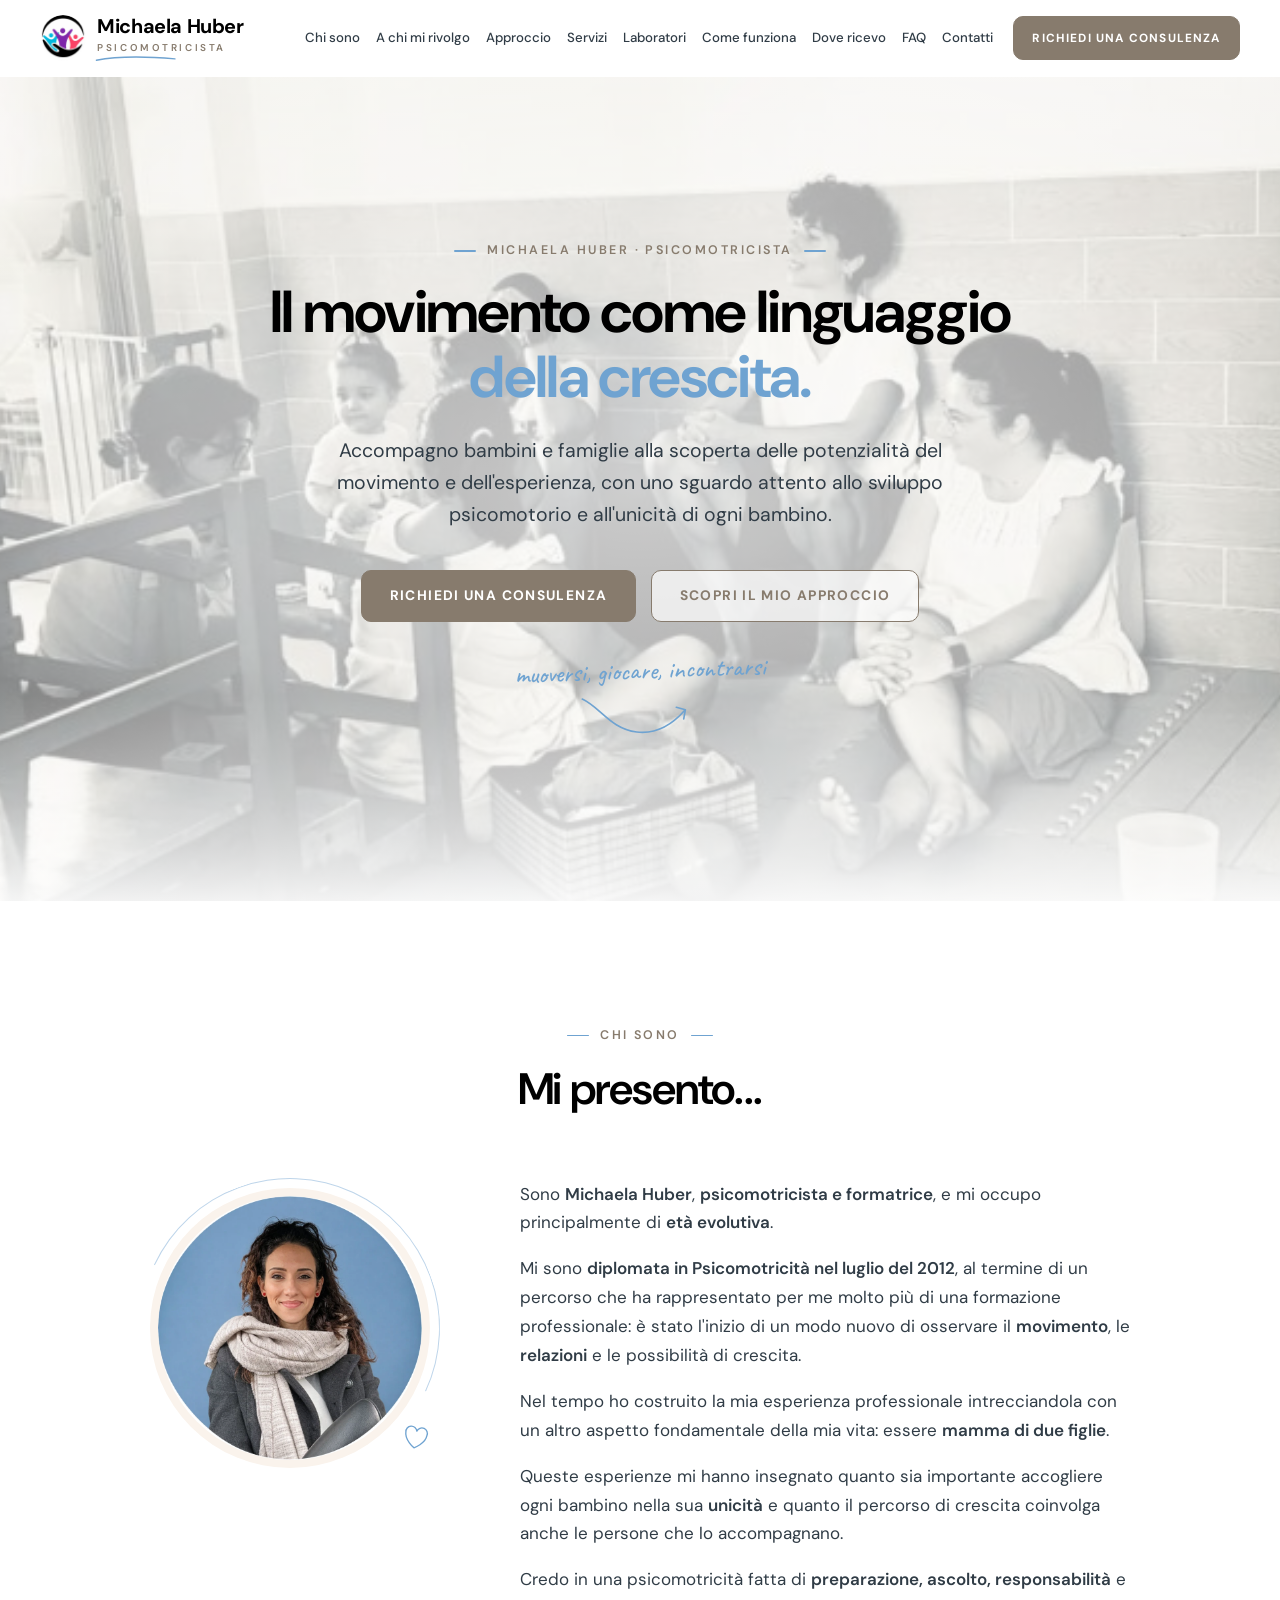
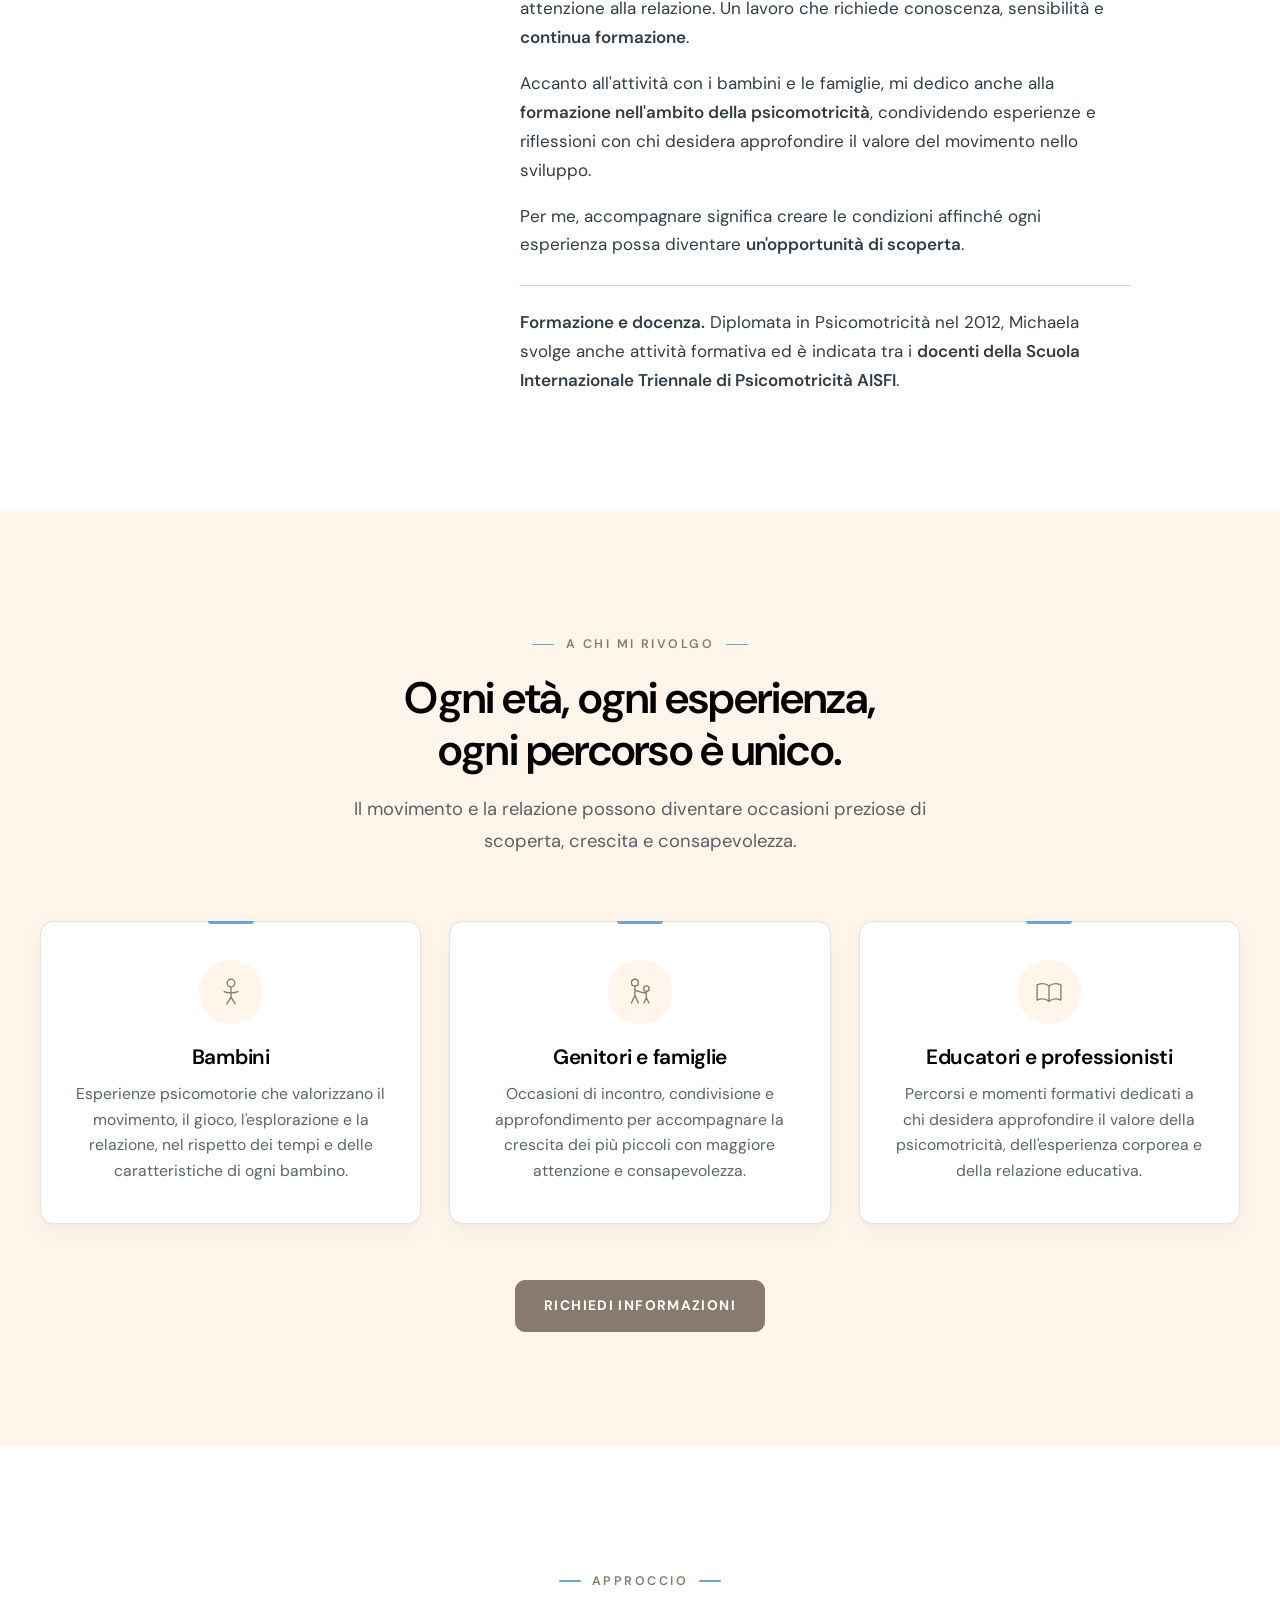
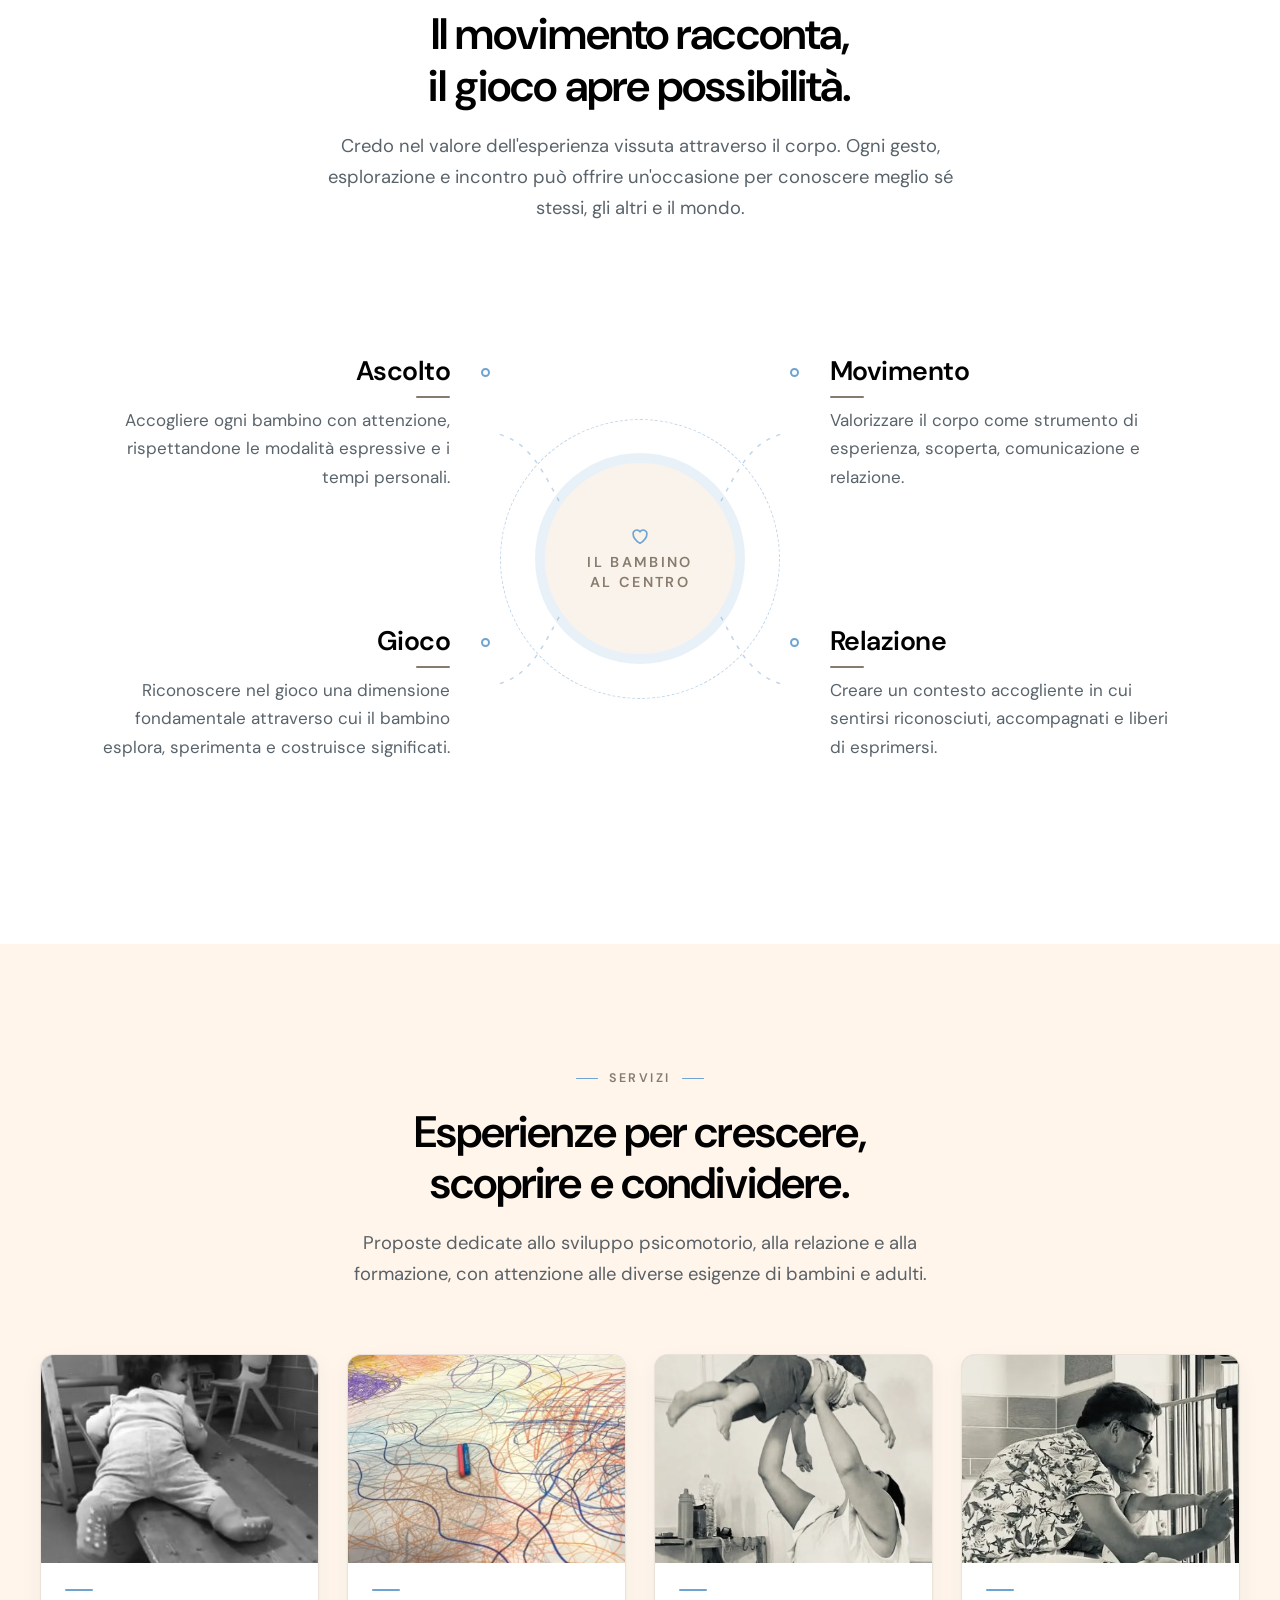
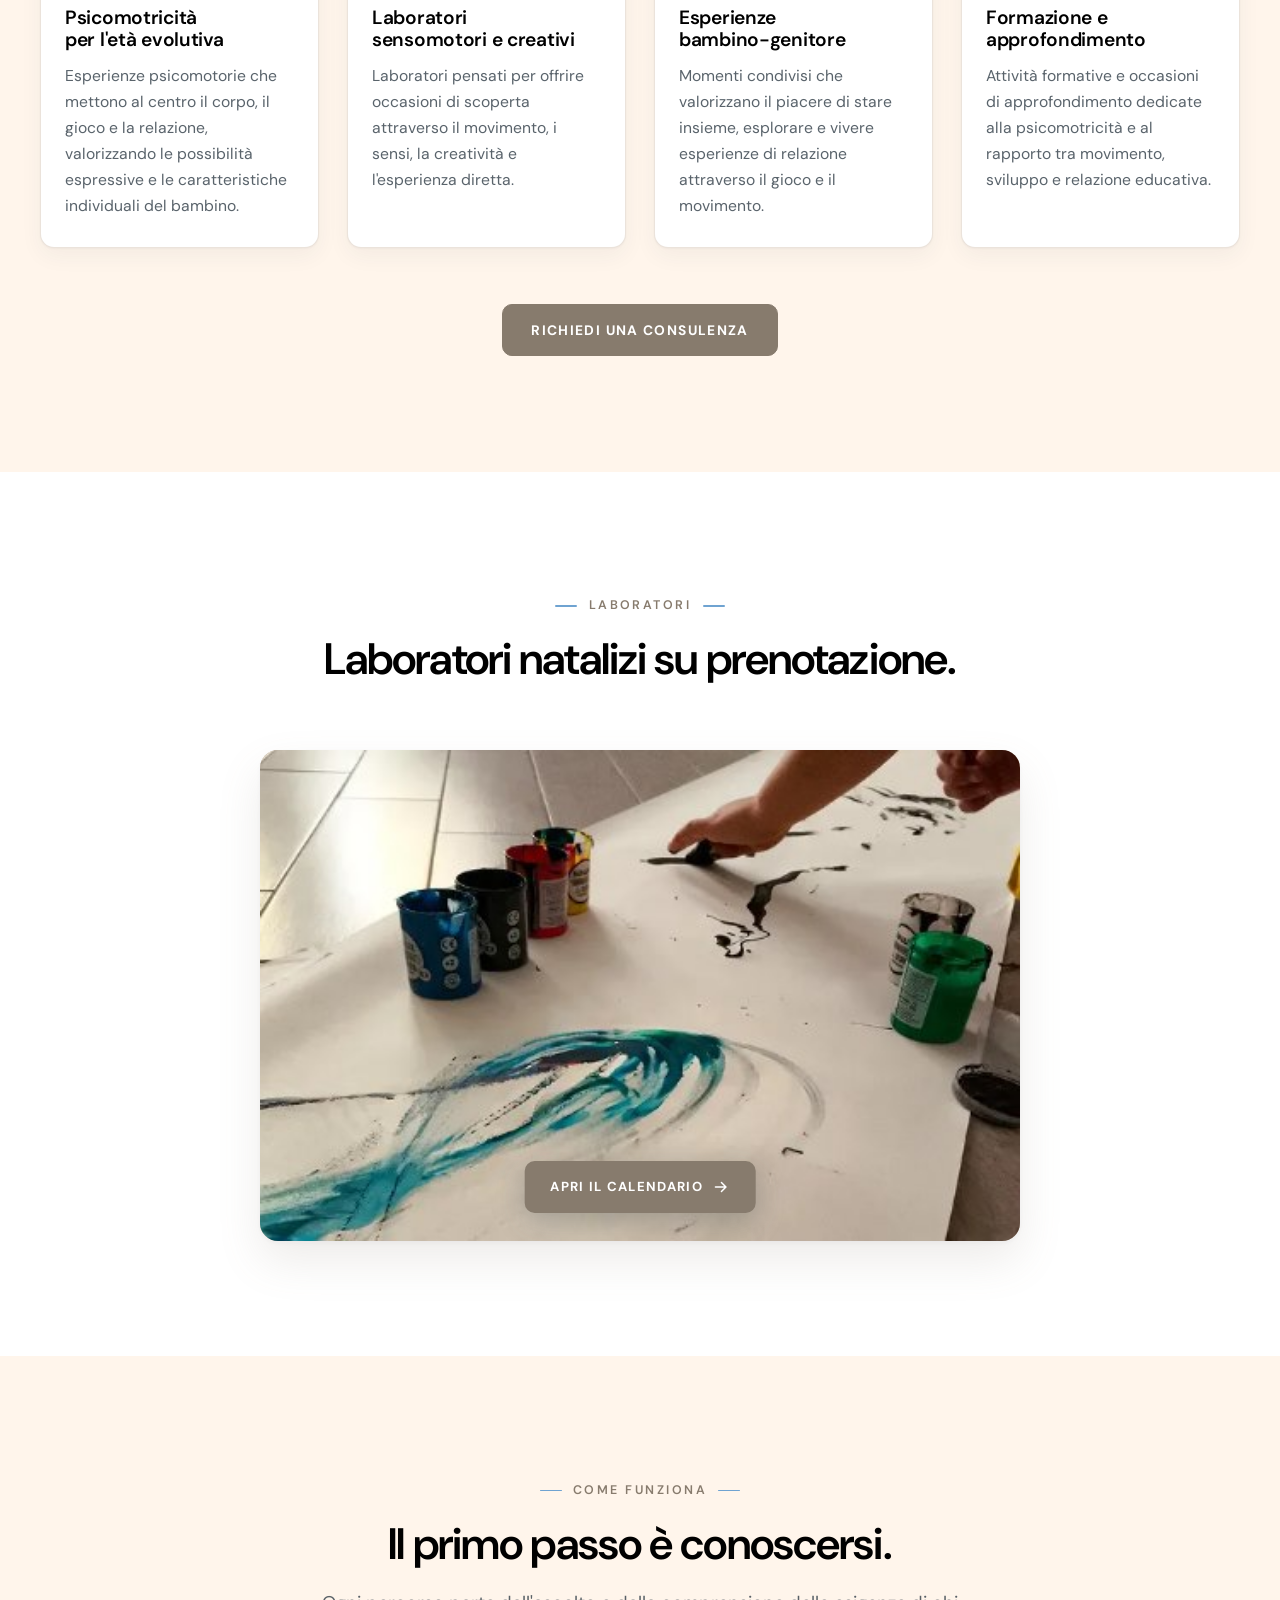
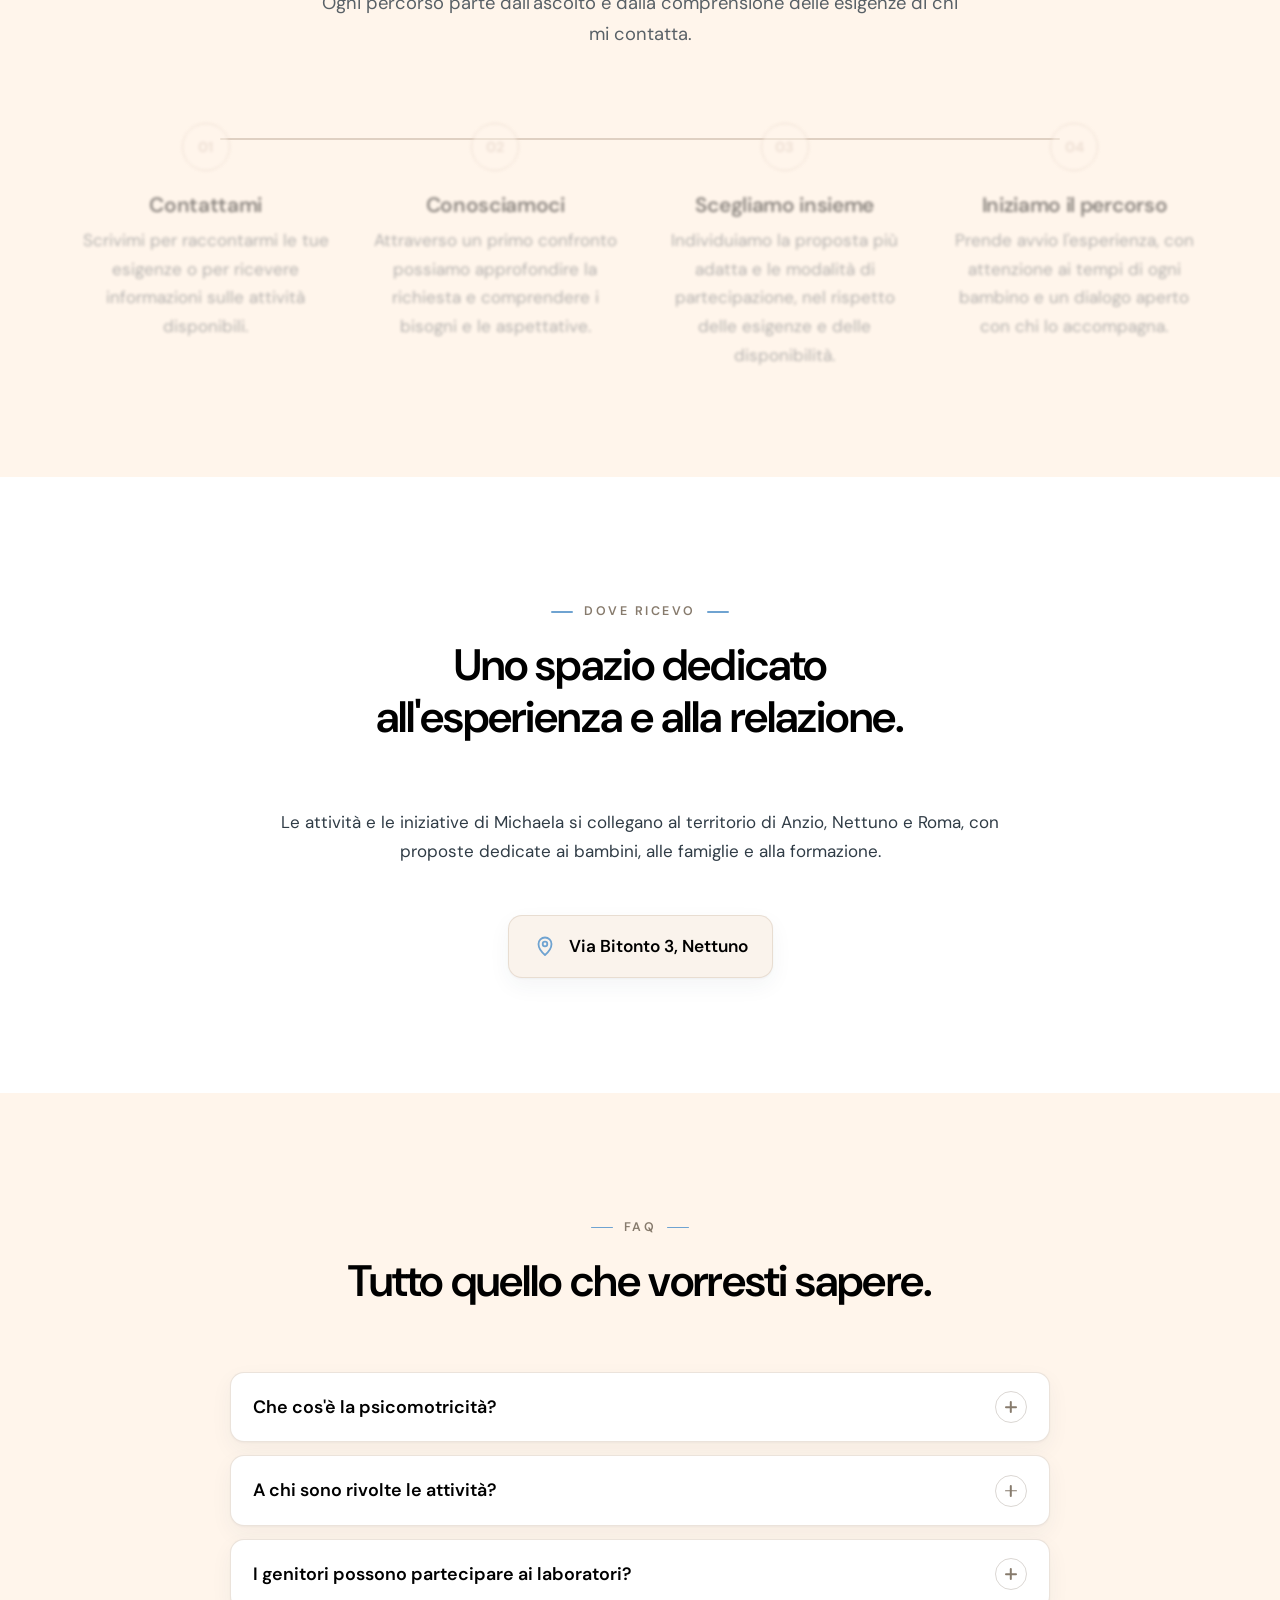
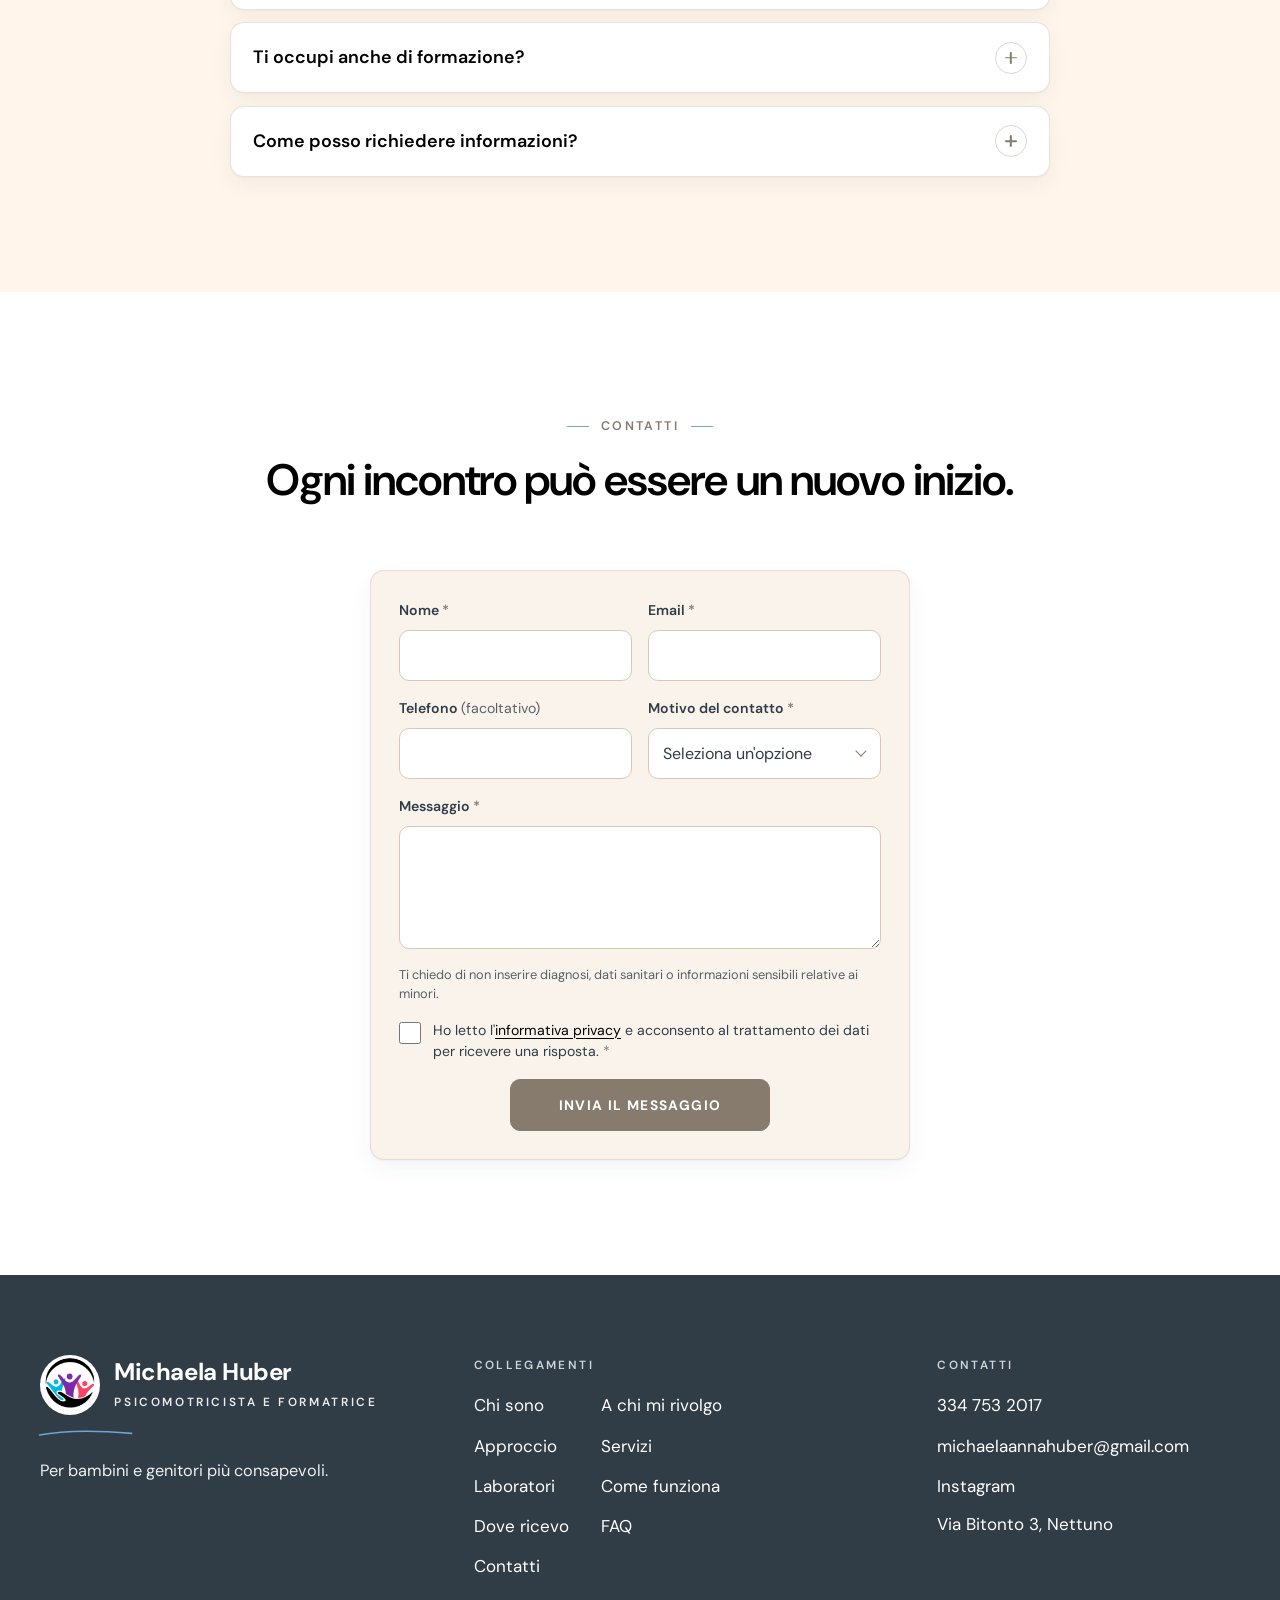
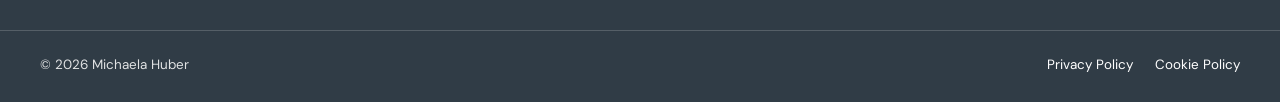
<file: index.html>
<!doctype html>
<html lang="it">
<head>
  <meta charset="utf-8">
  <meta name="viewport" content="width=device-width, initial-scale=1">
  <title>Michaela Huber | Psicomotricista e Formatrice</title>
  <meta name="description" content="Scopri il percorso di Michaela Huber, psicomotricista e formatrice. Psicomotricità nell'età evolutiva, esperienze per bambini e famiglie e formazione.">
  <meta name="theme-color" content="#FFFFFF">
  <meta name="robots" content="index, follow">

  <meta property="og:type" content="website">
  <meta property="og:locale" content="it_IT">
  <meta property="og:title" content="Michaela Huber | Psicomotricista e Formatrice">
  <meta property="og:description" content="Psicomotricità nell'età evolutiva, esperienze per bambini e famiglie e formazione.">
  <meta property="og:image" content="assets/img/hero.jpg">

  <link rel="icon" href="data:image/svg+xml,%3Csvg xmlns='http://www.w3.org/2000/svg' viewBox='0 0 32 32'%3E%3Crect width='32' height='32' rx='8' fill='%23FFF5EB'/%3E%3Ctext x='16' y='21' font-family='Arial' font-weight='700' font-size='13' fill='%23877B6D' text-anchor='middle'%3EMH%3C/text%3E%3Cpath d='M8 25c5-2.5 11-2.5 16 0' stroke='%236FA3D1' stroke-width='1.6' fill='none' stroke-linecap='round'/%3E%3C/svg%3E">

  <link rel="preconnect" href="https://fonts.googleapis.com">
  <link rel="preconnect" href="https://fonts.gstatic.com" crossorigin>
  <link href="https://fonts.googleapis.com/css2?family=Caveat:wght@500;600&family=DM+Sans:opsz,wght@9..40,400;9..40,500;9..40,600;9..40,700&display=swap" rel="stylesheet">

  <link rel="preload" as="image" href="assets/img/hero.jpg">
  <link rel="stylesheet" href="assets/css/style.css">
  <script>document.documentElement.classList.add('js');</script>

  <script type="application/ld+json">
  {
    "@context": "https://schema.org",
    "@type": "Person",
    "name": "Michaela Huber",
    "jobTitle": "Psicomotricista e formatrice",
    "description": "Psicomotricista e formatrice, si occupa principalmente di età evolutiva.",
    "email": "mailto:michaelaannahuber@gmail.com",
    "telephone": "+39 334 753 2017",
    "image": "assets/img/michaela-huber.webp",
    "address": { "@type": "PostalAddress", "streetAddress": "Via Bitonto 3", "addressLocality": "Nettuno", "addressRegion": "RM", "addressCountry": "IT" },
    "sameAs": ["https://www.instagram.com/michaela.huber.psicomotricista/"],
    "knowsAbout": ["Psicomotricità", "Età evolutiva", "Formazione in psicomotricità", "Laboratori sensomotori"]
  }
  </script>
</head>
<body>

<a class="skip-link" href="#contenuto">Vai al contenuto</a>

<!-- ===================== HEADER ===================== -->
<header class="site-header" id="site-header">
  <div class="header-inner">
    <a href="#top" class="brand" aria-label="Michaela Huber, psicomotricista – torna all'inizio">
      <img class="brand-logo" src="assets/img/logo-simbolo.png" alt="" width="192" height="192">
      <span class="brand-text">
        <span class="brand-name">Michaela Huber</span>
        <span class="brand-role">Psicomotricista</span>
        <svg class="brand-stroke" viewBox="0 0 120 12" aria-hidden="true" focusable="false"><path d="M2 8.5C30 3 72 2.5 117 6.5"/></svg>
      </span>
    </a>

    <nav class="main-nav" aria-label="Navigazione principale">
      <ul class="nav-list">
        <li><a href="#chi-sono">Chi sono</a></li>
        <li><a href="#a-chi-mi-rivolgo">A chi mi rivolgo</a></li>
        <li><a href="#approccio">Approccio</a></li>
        <li><a href="#servizi">Servizi</a></li>
        <li><a href="#laboratori">Laboratori</a></li>
        <li><a href="#come-funziona">Come funziona</a></li>
        <li><a href="#dove-ricevo">Dove ricevo</a></li>
        <li><a href="#faq">FAQ</a></li>
        <li><a href="#contatti">Contatti</a></li>
      </ul>
    </nav>

    <a href="#contatti" class="btn btn-primary btn-sm header-cta">Richiedi una consulenza</a>

    <button class="nav-toggle" type="button" aria-expanded="false" aria-controls="mobile-menu" aria-label="Apri il menu">
      <span class="nav-toggle-bars" aria-hidden="true"><span></span><span></span><span></span></span>
    </button>
  </div>

  <div class="mobile-menu" id="mobile-menu" hidden>
    <nav aria-label="Navigazione mobile">
      <ul>
        <li><a href="#chi-sono">Chi sono</a></li>
        <li><a href="#a-chi-mi-rivolgo">A chi mi rivolgo</a></li>
        <li><a href="#approccio">Approccio</a></li>
        <li><a href="#servizi">Servizi</a></li>
        <li><a href="#laboratori">Laboratori</a></li>
        <li><a href="#come-funziona">Come funziona</a></li>
        <li><a href="#dove-ricevo">Dove ricevo</a></li>
        <li><a href="#faq">FAQ</a></li>
        <li><a href="#contatti">Contatti</a></li>
      </ul>
      <a href="#contatti" class="btn btn-primary btn-block">Richiedi una consulenza</a>
    </nav>
  </div>
</header>

<main id="contenuto">

  <!-- ===================== HERO ===================== -->
  <section class="hero" id="top" aria-labelledby="hero-title">
    <div class="hero-media" aria-hidden="true">
      <img src="assets/img/hero.jpg" alt="" width="575" height="414" fetchpriority="high" decoding="async">
    </div>
    <div class="hero-overlay" aria-hidden="true"></div>

    <div class="container hero-content">
      <p class="eyebrow reveal">Michaela Huber · Psicomotricista</p>
      <h1 id="hero-title" class="reveal">
        <span class="h1-line">Il movimento come linguaggio</span>
        <span class="h1-line h1-accent">della crescita.</span>
      </h1>
      <p class="hero-lead reveal">Accompagno bambini e famiglie alla scoperta delle potenzialità del movimento e dell'esperienza, con uno sguardo attento allo sviluppo psicomotorio e all'unicità di ogni bambino.</p>
      <div class="hero-actions reveal">
        <a href="#contatti" class="btn btn-primary">Richiedi una consulenza</a>
        <a href="#approccio" class="btn btn-ghost">Scopri il mio approccio</a>
      </div>

      <div class="hero-doodle reveal" aria-hidden="true">
        <span class="hand-note">muoversi, giocare, incontrarsi</span>
        <svg viewBox="0 0 160 70" focusable="false">
          <path class="draw" d="M10 12c22 10 34 36 66 40 26 3 44-10 58-26"/>
          <path class="draw" d="M124 22l11 3-2 11"/>
        </svg>
      </div>
    </div>
  </section>

  <!-- ===================== CHI SONO (bianco) ===================== -->
  <section class="section bg-white" id="chi-sono" aria-labelledby="chi-sono-title">
    <div class="container about">
      <figure class="about-photo reveal">
        <div class="about-photo-ring">
          <img src="assets/img/michaela-huber.webp" alt="Ritratto di Michaela Huber, psicomotricista e formatrice" width="800" height="800" loading="lazy" decoding="async">
        </div>
        <svg class="about-doodle" viewBox="0 0 90 90" aria-hidden="true" focusable="false">
          <path d="M45 72s-24-14-24-32a12 12 0 0 1 24-6 12 12 0 0 1 24 6c0 18-24 32-24 32z"/>
        </svg>
      </figure>

      <header class="section-head about-head reveal">
        <p class="eyebrow">Chi sono</p>
        <h2 id="chi-sono-title">Mi presento...</h2>
      </header>

      <div class="about-text reveal">
        <p>Sono <strong>Michaela Huber</strong>, <strong>psicomotricista e formatrice</strong>, e mi occupo principalmente di <strong>età evolutiva</strong>.</p>
        <p>Mi sono <strong>diplomata in Psicomotricità nel luglio del 2012</strong>, al termine di un percorso che ha rappresentato per me molto più di una formazione professionale: è stato l'inizio di un modo nuovo di osservare il <strong>movimento</strong>, le <strong>relazioni</strong> e le possibilità di crescita.</p>
        <p>Nel tempo ho costruito la mia esperienza professionale intrecciandola con un altro aspetto fondamentale della mia vita: essere <strong>mamma di due figlie</strong>.</p>
        <p>Queste esperienze mi hanno insegnato quanto sia importante accogliere ogni bambino nella sua <strong>unicità</strong> e quanto il percorso di crescita coinvolga anche le persone che lo accompagnano.</p>
        <p>Credo in una psicomotricità fatta di <strong>preparazione, ascolto, responsabilità</strong> e attenzione alla relazione. Un lavoro che richiede conoscenza, sensibilità e <strong>continua formazione</strong>.</p>
        <p>Accanto all'attività con i bambini e le famiglie, mi dedico anche alla <strong>formazione nell'ambito della psicomotricità</strong>, condividendo esperienze e riflessioni con chi desidera approfondire il valore del movimento nello sviluppo.</p>
        <p>Per me, accompagnare significa creare le condizioni affinché ogni esperienza possa diventare <strong>un'opportunità di scoperta</strong>.</p>
        <p class="about-training"><strong>Formazione e docenza.</strong> Diplomata in Psicomotricità nel 2012, Michaela svolge anche attività formativa ed è indicata tra i <strong>docenti della Scuola Internazionale Triennale di Psicomotricità AISFI</strong>.</p>
      </div>
    </div>
  </section>

  <!-- ===================== A CHI MI RIVOLGO (crema) ===================== -->
  <section class="section bg-cream" id="a-chi-mi-rivolgo" aria-labelledby="target-title">
    <div class="container">
      <header class="section-head reveal">
        <p class="eyebrow">A chi mi rivolgo</p>
        <h2 id="target-title">Ogni età, ogni esperienza, ogni percorso è&nbsp;unico.</h2>
        <p class="section-lead">Il movimento e la relazione possono diventare occasioni preziose di scoperta, crescita e consapevolezza.</p>
      </header>

      <ul class="card-grid card-grid-3" role="list">
        <li class="card card-target reveal">
          <span class="card-icon" aria-hidden="true">
            <svg viewBox="0 0 40 40" focusable="false"><circle cx="20" cy="9.5" r="4.5"/><path d="M20 15v11M12 19.5c3 2 13 2 16 0M20 26l-5 8M20 26l5 8"/></svg>
          </span>
          <h3>Bambini</h3>
          <p>Esperienze psicomotorie che valorizzano il movimento, il gioco, l'esplorazione e la relazione, nel rispetto dei tempi e delle caratteristiche di ogni bambino.</p>
        </li>
        <li class="card card-target reveal">
          <span class="card-icon" aria-hidden="true">
            <svg viewBox="0 0 40 40" focusable="false"><circle cx="14" cy="9" r="4"/><circle cx="27.5" cy="16" r="3.2"/><path d="M14 13.5v10.5l-4 9M14 24l4 9M27.5 19.8v7l-3 6.2M27.5 26.8l3 6.2M14 17.5c4 2.5 9 3 13.5 4"/></svg>
          </span>
          <h3>Genitori e famiglie</h3>
          <p>Occasioni di incontro, condivisione e approfondimento per accompagnare la crescita dei più piccoli con maggiore attenzione e consapevolezza.</p>
        </li>
        <li class="card card-target reveal">
          <span class="card-icon" aria-hidden="true">
            <svg viewBox="0 0 40 40" focusable="false"><path d="M6 11.5c5-2 10-2 14 1.5 4-3.5 9-3.5 14-1.5v18c-5-2-10-2-14 1.5-4-3.5-9-3.5-14-1.5z"/><path d="M20 13v17.5"/></svg>
          </span>
          <h3>Educatori e professionisti</h3>
          <p>Percorsi e momenti formativi dedicati a chi desidera approfondire il valore della psicomotricità, dell'esperienza corporea e della relazione educativa.</p>
        </li>
      </ul>

      <div class="section-cta reveal">
        <a href="#contatti" class="btn btn-primary">Richiedi informazioni</a>
      </div>
    </div>
  </section>

  <!-- ===================== APPROCCIO (bianco) ===================== -->
  <section class="section bg-white" id="approccio" aria-labelledby="approccio-title">
    <div class="container">
      <header class="section-head reveal">
        <p class="eyebrow">Approccio</p>
        <h2 id="approccio-title">Il movimento racconta, il gioco apre&nbsp;possibilità.</h2>
        <p class="section-lead">Credo nel valore dell'esperienza vissuta attraverso il corpo. Ogni gesto, esplorazione e incontro può offrire un'occasione per conoscere meglio sé stessi, gli altri e il mondo.</p>
      </header>

      <div class="orbit reveal">
        <svg class="orbit-lines" viewBox="0 0 1000 560" preserveAspectRatio="none" aria-hidden="true" focusable="false">
          <path class="draw" d="M430 230 C 410 190, 400 160, 368 150"/>
          <path class="draw" d="M570 230 C 590 190, 600 160, 632 150"/>
          <path class="draw" d="M430 330 C 410 370, 400 400, 368 410"/>
          <path class="draw" d="M570 330 C 590 370, 600 400, 632 410"/>
        </svg>

        <div class="orbit-core" aria-hidden="true">
          <div class="orbit-ring"></div>
          <div class="orbit-ring orbit-ring-2"></div>
          <div class="orbit-center">
            <svg class="mini-heart" viewBox="0 0 24 24" focusable="false"><path d="M12 20s-7.5-4.6-7.5-10.2A4 4 0 0 1 12 7.6a4 4 0 0 1 7.5 2.2C19.5 15.4 12 20 12 20z"/></svg>
            <span class="orbit-label">il bambino<br>al centro</span>
          </div>
        </div>

        <ul class="orbit-list" role="list">
          <li class="orbit-item orbit-tl">
            <h3>Ascolto</h3>
            <p>Accogliere ogni bambino con attenzione, rispettandone le modalità espressive e i tempi personali.</p>
          </li>
          <li class="orbit-item orbit-tr">
            <h3>Movimento</h3>
            <p>Valorizzare il corpo come strumento di esperienza, scoperta, comunicazione e relazione.</p>
          </li>
          <li class="orbit-item orbit-bl">
            <h3>Gioco</h3>
            <p>Riconoscere nel gioco una dimensione fondamentale attraverso cui il bambino esplora, sperimenta e costruisce significati.</p>
          </li>
          <li class="orbit-item orbit-br">
            <h3>Relazione</h3>
            <p>Creare un contesto accogliente in cui sentirsi riconosciuti, accompagnati e liberi di esprimersi.</p>
          </li>
        </ul>
      </div>
    </div>
  </section>

  <!-- ===================== SERVIZI (crema) ===================== -->
  <section class="section bg-cream" id="servizi" aria-labelledby="servizi-title">
    <div class="container">
      <header class="section-head reveal">
        <p class="eyebrow">Servizi</p>
        <h2 id="servizi-title">Esperienze per crescere, scoprire e&nbsp;condividere.</h2>
        <p class="section-lead">Proposte dedicate allo sviluppo psicomotorio, alla relazione e alla formazione, con attenzione alle diverse esigenze di bambini e adulti.</p>
      </header>

      <ul class="card-grid card-grid-4" role="list">
        <li class="card card-service reveal">
          <div class="card-media">
            <img src="assets/img/servizio-psicomotricita.jpg" alt="Una bambina piccola si arrampica a carponi su una panca inclinata in legno" width="289" height="279" loading="lazy" decoding="async">
          </div>
          <div class="card-body">
            <h3>Psicomotricità per l'età evolutiva</h3>
            <p>Esperienze psicomotorie che mettono al centro il corpo, il gioco e la relazione, valorizzando le possibilità espressive e le caratteristiche individuali del bambino.</p>
          </div>
        </li>
        <li class="card card-service reveal">
          <div class="card-media">
            <img src="assets/img/servizio-laboratori.jpg" alt="Un grande foglio ricoperto di segni e tracce colorate fatte con i pastelli" width="399" height="356" loading="lazy" decoding="async">
          </div>
          <div class="card-body">
            <h3>Laboratori sensomotori e creativi</h3>
            <p>Laboratori pensati per offrire occasioni di scoperta attraverso il movimento, i sensi, la creatività e l'esperienza diretta.</p>
          </div>
        </li>
        <li class="card card-service reveal">
          <div class="card-media">
            <img src="assets/img/servizio-bambino-genitore.jpg" alt="Un'adulta solleva in alto un bambino, in un gioco di movimento e fiducia" width="397" height="338" loading="lazy" decoding="async">
          </div>
          <div class="card-body">
            <h3>Esperienze bambino-genitore</h3>
            <p>Momenti condivisi che valorizzano il piacere di stare insieme, esplorare e vivere esperienze di relazione attraverso il gioco e il movimento.</p>
          </div>
        </li>
        <li class="card card-service reveal">
          <div class="card-media">
            <img src="assets/img/servizio-formazione.jpg" alt="Un adulto e un bambino osservano insieme oltre un cancelletto" width="340" height="386" loading="lazy" decoding="async">
          </div>
          <div class="card-body">
            <h3>Formazione e approfondimento</h3>
            <p>Attività formative e occasioni di approfondimento dedicate alla psicomotricità e al rapporto tra movimento, sviluppo e relazione educativa.</p>
          </div>
        </li>
      </ul>

      <div class="section-cta reveal">
        <a href="#contatti" class="btn btn-primary">Richiedi una consulenza</a>
      </div>
    </div>
  </section>

  <!-- ===================== LABORATORI (bianco) ===================== -->
  <section class="section bg-white" id="laboratori" aria-labelledby="lab-title">
    <div class="container">
      <header class="section-head reveal">
        <p class="eyebrow">Laboratori</p>
        <h2 id="lab-title">Laboratori natalizi su&nbsp;prenotazione.</h2>
      </header>

      <button type="button" class="lab-cover reveal" id="lab-open" aria-haspopup="dialog" aria-controls="lab-dialog" aria-label="Apri il calendario dei laboratori natalizi">
        <img src="assets/img/laboratori-copertina.jpg" alt="" width="446" height="288" loading="lazy" decoding="async">
        <span class="lab-cover-cta">Apri il calendario
          <svg viewBox="0 0 24 24" aria-hidden="true" focusable="false"><path d="M5 12h13M13 6l6 6-6 6"/></svg>
        </span>
      </button>
    </div>

    <dialog class="lab-dialog" id="lab-dialog" aria-labelledby="lab-dialog-title">
      <div class="lab-dialog-inner">
        <button type="button" class="lab-close" data-close aria-label="Chiudi il calendario">
          <svg viewBox="0 0 24 24" aria-hidden="true" focusable="false"><path d="M6 6l12 12M18 6L6 18"/></svg>
        </button>

        <p class="eyebrow">Calendario laboratori</p>
        <h2 id="lab-dialog-title" class="lab-dialog-title">Laboratori natalizi</h2>

        <div class="lab-layout">
          <div class="cal" aria-label="Dicembre 2026">
            <p class="cal-month">Dicembre 2026</p>
            <div class="cal-grid" role="presentation">
              <span class="cal-dow">L</span><span class="cal-dow">M</span><span class="cal-dow">M</span><span class="cal-dow">G</span><span class="cal-dow">V</span><span class="cal-dow">S</span><span class="cal-dow">D</span>
              <span></span>
              <span>1</span><span>2</span><span>3</span><span>4</span><span class="cal-event" aria-label="Sabato 5 dicembre: 3 laboratori">5</span><span>6</span>
              <span>7</span><span>8</span><span>9</span><span>10</span><span>11</span><span>12</span><span>13</span>
              <span>14</span><span>15</span><span>16</span><span>17</span><span>18</span><span>19</span><span>20</span>
              <span>21</span><span>22</span><span>23</span><span>24</span><span>25</span><span>26</span><span>27</span>
              <span>28</span><span>29</span><span>30</span><span>31</span>
            </div>
            <p class="cal-legend"><span class="cal-dot" aria-hidden="true"></span> Sabato 5 dicembre · 3 laboratori</p>
          </div>

          <ul class="lab-list" role="list">
            <li class="lab-item">
              <p class="lab-time">10.00 – 11.00</p>
              <h3>Tracce d'Inverno</h3>
              <p class="lab-desc">Esplorazioni sensomotorie condivise per piccolissimi e genitori.</p>
              <p class="lab-age">Bambini da 1 a 2 anni con il genitore</p>
              <button type="button" class="btn btn-primary btn-sm" data-book="Tracce d'Inverno – sabato 5 dicembre, 10.00–11.00 (1-2 anni con il genitore)">Prenota</button>
            </li>
            <li class="lab-item">
              <p class="lab-time">11.15 – 12.15</p>
              <h3>Storie da Vivere</h3>
              <p class="lab-desc">Laboratorio creativo con lettura animata.</p>
              <p class="lab-age">Bambini dai 3 ai 5 anni</p>
              <button type="button" class="btn btn-primary btn-sm" data-book="Storie da Vivere – sabato 5 dicembre, 11.15–12.15 (3-5 anni)">Prenota</button>
            </li>
            <li class="lab-item">
              <p class="lab-time">15.00 – 16.30</p>
              <h3>Un sasso per te</h3>
              <p class="lab-desc">Lettura e atelier artistico coi sassi.</p>
              <p class="lab-age">Bambini dai 6 ai 9 anni</p>
              <button type="button" class="btn btn-primary btn-sm" data-book="Un sasso per te – sabato 5 dicembre, 15.00–16.30 (6-9 anni)">Prenota</button>
            </li>
          </ul>
        </div>
        <p class="lab-note">Partecipazione su prenotazione · Via Bitonto 3, Nettuno</p>
      </div>
    </dialog>
  </section>

  <!-- ===================== COME FUNZIONA (crema) ===================== -->
  <section class="section bg-cream" id="come-funziona" aria-labelledby="come-title">
    <div class="container">
      <header class="section-head reveal">
        <p class="eyebrow">Come funziona</p>
        <h2 id="come-title">Il primo passo è conoscersi.</h2>
        <p class="section-lead">Ogni percorso parte dall'ascolto e dalla comprensione delle esigenze di chi mi contatta.</p>
      </header>

      <div class="journey" id="journey">
        <div class="journey-track" aria-hidden="true"><span class="journey-fill"></span></div>
        <ol class="journey-steps" role="list">
          <li class="jstep">
            <span class="jstep-dot" aria-hidden="true"><span>01</span></span>
            <h3><span class="visually-hidden">Passaggio 1: </span>Contattami</h3>
            <p>Scrivimi per raccontarmi le tue esigenze o per ricevere informazioni sulle attività disponibili.</p>
          </li>
          <li class="jstep">
            <span class="jstep-dot" aria-hidden="true"><span>02</span></span>
            <h3><span class="visually-hidden">Passaggio 2: </span>Conosciamoci</h3>
            <p>Attraverso un primo confronto possiamo approfondire la richiesta e comprendere i bisogni e le aspettative.</p>
          </li>
          <li class="jstep">
            <span class="jstep-dot" aria-hidden="true"><span>03</span></span>
            <h3><span class="visually-hidden">Passaggio 3: </span>Scegliamo insieme</h3>
            <p>Individuiamo la proposta più adatta e le modalità di partecipazione, nel rispetto delle esigenze e delle disponibilità.</p>
          </li>
          <li class="jstep">
            <span class="jstep-dot" aria-hidden="true"><span>04</span></span>
            <h3><span class="visually-hidden">Passaggio 4: </span>Iniziamo il percorso</h3>
            <p>Prende avvio l'esperienza, con attenzione ai tempi di ogni bambino e un dialogo aperto con chi lo accompagna.</p>
          </li>
        </ol>
      </div>
    </div>
  </section>

  <!-- ===================== DOVE RICEVO (bianco) ===================== -->
  <section class="section bg-white" id="dove-ricevo" aria-labelledby="dove-title">
    <div class="container">
      <header class="section-head reveal">
        <p class="eyebrow">Dove ricevo</p>
        <h2 id="dove-title">Uno spazio dedicato all'esperienza e alla&nbsp;relazione.</h2>
      </header>

      <div class="where reveal">
        <p>Le attività e le iniziative di Michaela si collegano al territorio di Anzio, Nettuno e Roma, con proposte dedicate ai bambini, alle famiglie e alla formazione.</p>
        <a class="address-box" href="https://www.google.com/maps/search/?api=1&query=Via+Bitonto+3+Nettuno" target="_blank" rel="noopener">
          <svg viewBox="0 0 24 24" aria-hidden="true" focusable="false"><path d="M12 21s-6.5-5.6-6.5-11a6.5 6.5 0 0 1 13 0c0 5.4-6.5 11-6.5 11z"/><circle cx="12" cy="10" r="2.3"/></svg>
          <span>Via Bitonto 3, Nettuno<span class="visually-hidden"> (apre la mappa in una nuova scheda)</span></span>
        </a>
      </div>
    </div>
  </section>

  <!-- ===================== FAQ (crema) ===================== -->
  <section class="section bg-cream" id="faq" aria-labelledby="faq-title">
    <div class="container">
      <header class="section-head reveal">
        <p class="eyebrow">FAQ</p>
        <h2 id="faq-title">Tutto quello che vorresti sapere.</h2>
      </header>

      <div class="faq reveal">
        <div class="faq-item">
          <h3 class="faq-q"><button type="button" aria-expanded="false" aria-controls="faq-a1" id="faq-q1"><span>Che cos'è la psicomotricità?</span><span class="faq-icon" aria-hidden="true"></span></button></h3>
          <div class="faq-a" id="faq-a1" role="region" aria-labelledby="faq-q1">
            <div class="faq-a-inner"><p>Per me la psicomotricità è un modo di valorizzare il rapporto tra movimento, esperienza corporea, espressione e relazione. Nell'età evolutiva, il gioco e l'esplorazione possono diventare strumenti importanti per accompagnare il percorso di crescita.</p></div>
          </div>
        </div>
        <div class="faq-item">
          <h3 class="faq-q"><button type="button" aria-expanded="false" aria-controls="faq-a2" id="faq-q2"><span>A chi sono rivolte le attività?</span><span class="faq-icon" aria-hidden="true"></span></button></h3>
          <div class="faq-a" id="faq-a2" role="region" aria-labelledby="faq-q2">
            <div class="faq-a-inner"><p>Lavoro principalmente nell'ambito dell'età evolutiva e propongo esperienze rivolte anche alle famiglie e ai professionisti dell'educazione. Le fasce d'età e le attività disponibili possono variare in base alla proposta.</p></div>
          </div>
        </div>
        <div class="faq-item">
          <h3 class="faq-q"><button type="button" aria-expanded="false" aria-controls="faq-a3" id="faq-q3"><span>I genitori possono partecipare ai laboratori?</span><span class="faq-icon" aria-hidden="true"></span></button></h3>
          <div class="faq-a" id="faq-a3" role="region" aria-labelledby="faq-q3">
            <div class="faq-a-inner"><p>Sì, alcune delle esperienze che propongo prevedono la partecipazione condivisa di bambini e genitori. Le modalità dipendono dal laboratorio e le comunico per ciascuna iniziativa.</p></div>
          </div>
        </div>
        <div class="faq-item">
          <h3 class="faq-q"><button type="button" aria-expanded="false" aria-controls="faq-a4" id="faq-q4"><span>Ti occupi anche di formazione?</span><span class="faq-icon" aria-hidden="true"></span></button></h3>
          <div class="faq-a" id="faq-a4" role="region" aria-labelledby="faq-q4">
            <div class="faq-a-inner"><p>Sì, la formazione è parte del mio percorso professionale: sono tra i docenti della Scuola Internazionale Triennale di Psicomotricità AISFI.</p></div>
          </div>
        </div>
        <div class="faq-item">
          <h3 class="faq-q"><button type="button" aria-expanded="false" aria-controls="faq-a5" id="faq-q5"><span>Come posso richiedere informazioni?</span><span class="faq-icon" aria-hidden="true"></span></button></h3>
          <div class="faq-a" id="faq-a5" role="region" aria-labelledby="faq-q5">
            <div class="faq-a-inner"><p>Puoi chiamarmi al <a href="tel:+393347532017">334 753 2017</a>, scrivermi a <a href="mailto:michaelaannahuber@gmail.com">michaelaannahuber@gmail.com</a>, contattarmi sul mio profilo <a href="https://www.instagram.com/michaela.huber.psicomotricista/" target="_blank" rel="noopener">Instagram</a> oppure compilare il modulo qui sotto: ti risponderò il prima possibile.</p></div>
          </div>
        </div>
      </div>
    </div>
  </section>

  <!-- ===================== CONTATTI (bianco) ===================== -->
  <section class="section bg-white" id="contatti" aria-labelledby="contatti-title">
    <div class="container">
      <header class="section-head reveal">
        <p class="eyebrow">Contatti</p>
        <h2 id="contatti-title">Ogni incontro può essere un nuovo&nbsp;inizio.</h2>
      </header>

      <div class="contact-form-wrap reveal">
        <form class="contact-form" id="contact-form" novalidate>
          <div class="field-row">
            <div class="field">
              <label for="f-nome">Nome <span class="req" aria-hidden="true">*</span></label>
              <input id="f-nome" name="nome" type="text" autocomplete="name" required>
              <p class="field-error" id="f-nome-err"></p>
            </div>
            <div class="field">
              <label for="f-email">Email <span class="req" aria-hidden="true">*</span></label>
              <input id="f-email" name="email" type="email" autocomplete="email" required>
              <p class="field-error" id="f-email-err"></p>
            </div>
          </div>

          <div class="field-row">
            <div class="field">
              <label for="f-tel">Telefono <span class="optional">(facoltativo)</span></label>
              <input id="f-tel" name="telefono" type="tel" autocomplete="tel" inputmode="tel">
            </div>
            <div class="field">
              <label for="f-motivo">Motivo del contatto <span class="req" aria-hidden="true">*</span></label>
              <div class="select-wrap">
                <select id="f-motivo" name="motivo" required>
                  <option value="">Seleziona un'opzione</option>
                  <option>Informazioni sulla psicomotricità</option>
                  <option>Laboratori per bambini</option>
                  <option>Attività bambino-genitore</option>
                  <option>Formazione</option>
                  <option>Altre informazioni</option>
                </select>
              </div>
              <p class="field-error" id="f-motivo-err"></p>
            </div>
          </div>

          <div class="field">
            <label for="f-messaggio">Messaggio <span class="req" aria-hidden="true">*</span></label>
            <textarea id="f-messaggio" name="messaggio" rows="4" required aria-describedby="f-messaggio-hint"></textarea>
            <p class="field-hint" id="f-messaggio-hint">Ti chiedo di non inserire diagnosi, dati sanitari o informazioni sensibili relative ai minori.</p>
            <p class="field-error" id="f-messaggio-err"></p>
          </div>

          <div class="hp" aria-hidden="true">
            <label for="f-sito">Lascia vuoto questo campo</label>
            <input id="f-sito" name="_gotcha" type="text" tabindex="-1" autocomplete="off">
          </div>

          <div class="field field-check">
            <input id="f-privacy" name="privacy" type="checkbox" required>
            <label for="f-privacy">Ho letto l'<a href="privacy-policy.html">informativa privacy</a> e acconsento al trattamento dei dati per ricevere una risposta. <span class="req" aria-hidden="true">*</span></label>
            <p class="field-error" id="f-privacy-err"></p>
          </div>

          <button type="submit" class="btn btn-primary btn-submit">Invia il messaggio</button>
          <p class="form-status" id="form-status" role="status" aria-live="polite"></p>
        </form>
      </div>
    </div>
  </section>

</main>

<!-- ===================== FOOTER ===================== -->
<footer class="site-footer">
  <div class="container footer-inner">
    <div class="footer-brand">
      <div class="footer-id">
        <img class="footer-logo" src="assets/img/logo-simbolo.png" alt="Logo di Michaela Huber, psicomotricista" width="192" height="192" loading="lazy">
        <div>
          <p class="footer-name">Michaela Huber</p>
          <p class="footer-role">Psicomotricista e formatrice</p>
        </div>
      </div>
      <svg class="footer-stroke" viewBox="0 0 120 12" aria-hidden="true" focusable="false"><path d="M2 8.5C30 3 72 2.5 117 6.5"/></svg>
      <p class="footer-tagline">Per bambini e genitori più consapevoli.</p>
    </div>

    <nav class="footer-col footer-nav" aria-label="Collegamenti nel footer">
      <p class="footer-title">Collegamenti</p>
      <ul>
        <li><a href="#chi-sono">Chi sono</a></li>
        <li><a href="#a-chi-mi-rivolgo">A chi mi rivolgo</a></li>
        <li><a href="#approccio">Approccio</a></li>
        <li><a href="#servizi">Servizi</a></li>
        <li><a href="#laboratori">Laboratori</a></li>
        <li><a href="#come-funziona">Come funziona</a></li>
        <li><a href="#dove-ricevo">Dove ricevo</a></li>
        <li><a href="#faq">FAQ</a></li>
        <li><a href="#contatti">Contatti</a></li>
      </ul>
    </nav>

    <div class="footer-col">
      <p class="footer-title">Contatti</p>
      <ul>
        <li><a href="tel:+393347532017">334 753 2017</a></li>
        <li><a href="mailto:michaelaannahuber@gmail.com">michaelaannahuber@gmail.com</a></li>
        <li><a href="https://www.instagram.com/michaela.huber.psicomotricista/" target="_blank" rel="noopener">Instagram<span class="visually-hidden"> (si apre in una nuova scheda)</span></a></li>
        <li>Via Bitonto 3, Nettuno</li>
      </ul>
    </div>
  </div>

  <div class="container footer-bottom">
    <p>© <span id="year">2026</span> Michaela Huber</p>
    <ul class="footer-legal">
      <li><a href="privacy-policy.html">Privacy Policy</a></li>
      <li><a href="cookie-policy.html">Cookie Policy</a></li>
    </ul>
  </div>
</footer>

<script src="assets/js/main.js" defer></script>
</body>
</html>
</file>
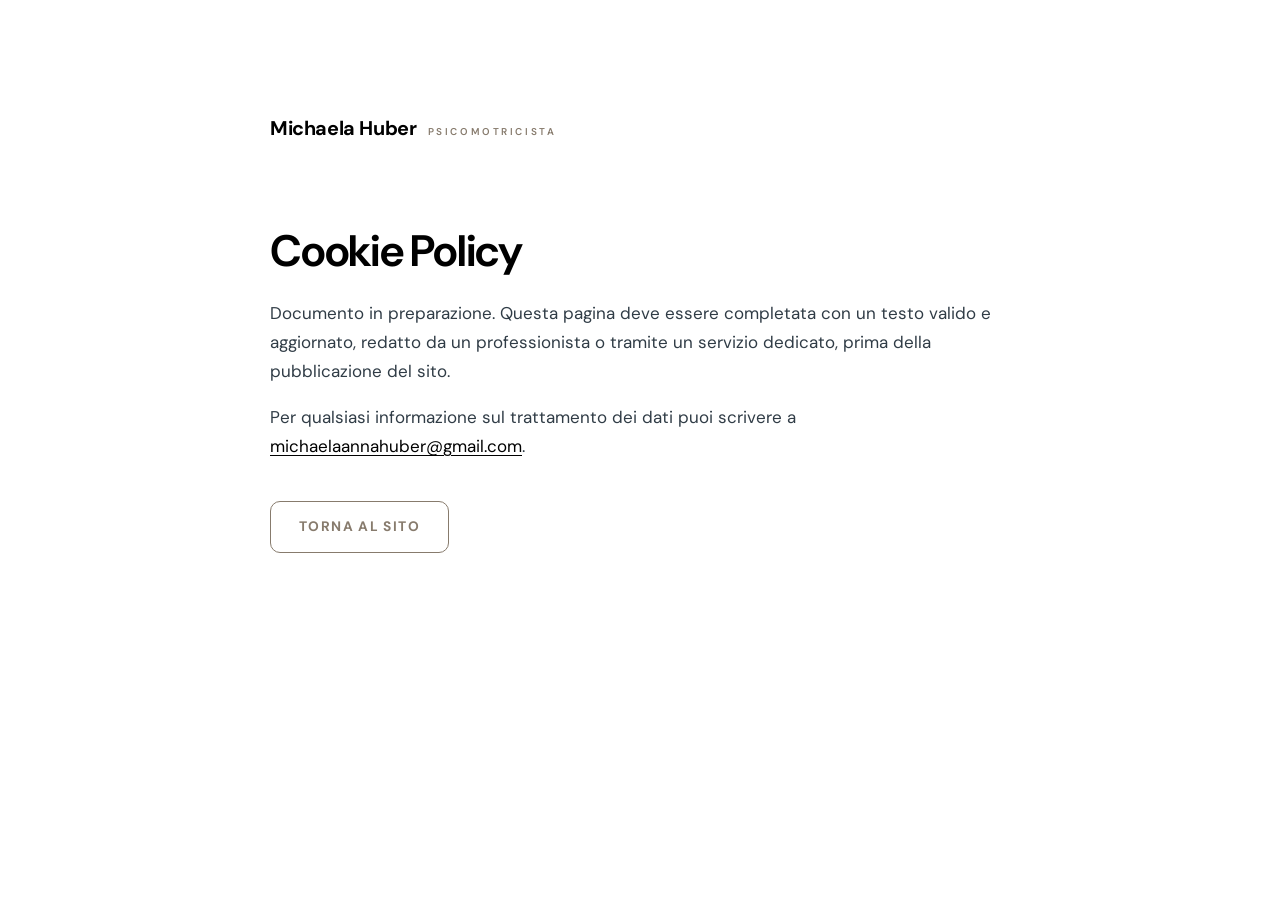
<file: cookie-policy.html>
<!doctype html>
<html lang="it">
<head>
  <meta charset="utf-8">
  <meta name="viewport" content="width=device-width, initial-scale=1">
  <title>Cookie Policy | Michaela Huber</title>
  <meta name="robots" content="noindex, follow">
  <link rel="preconnect" href="https://fonts.googleapis.com">
  <link rel="preconnect" href="https://fonts.gstatic.com" crossorigin>
  <link href="https://fonts.googleapis.com/css2?family=Caveat:wght@500;600&family=DM+Sans:opsz,wght@9..40,400;9..40,500;9..40,600;9..40,700&display=swap" rel="stylesheet">
  <link rel="stylesheet" href="assets/css/style.css">
</head>
<body>
  <main class="section section-white" style="min-height:100vh">
    <div class="container" style="max-width:820px">
      <a href="index.html" class="brand" style="margin-bottom:3rem">
        <span class="brand-name">Michaela Huber</span>
        <span class="brand-role">Psicomotricista</span>
      </a>
      <h1 style="font-size:clamp(2rem,1.5rem + 2vw,2.75rem);margin:2.5rem 0 1.5rem">Cookie Policy</h1>
      <p class="form-mode">Documento in preparazione. Questa pagina deve essere completata con un testo valido e aggiornato, redatto da un professionista o tramite un servizio dedicato, prima della pubblicazione del sito.</p>
      <p>Per qualsiasi informazione sul trattamento dei dati puoi scrivere a <a href="mailto:michaelaannahuber@gmail.com">michaelaannahuber@gmail.com</a>.</p>
      <p style="margin-top:2.5rem"><a href="index.html" class="btn btn-ghost">Torna al sito</a></p>
    </div>
  </main>
</body>
</html>
</file>
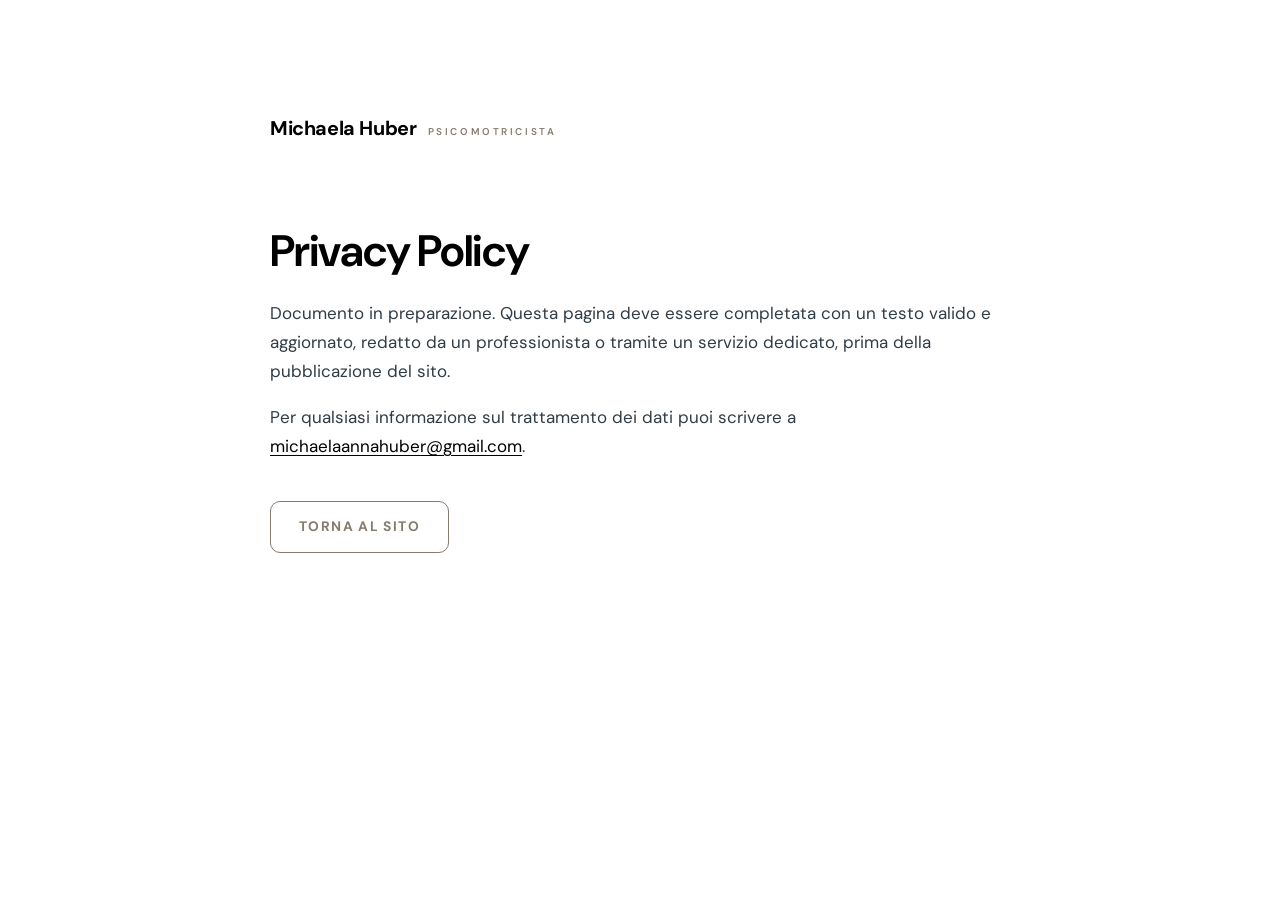
<file: privacy-policy.html>
<!doctype html>
<html lang="it">
<head>
  <meta charset="utf-8">
  <meta name="viewport" content="width=device-width, initial-scale=1">
  <title>Privacy Policy | Michaela Huber</title>
  <meta name="robots" content="noindex, follow">
  <link rel="preconnect" href="https://fonts.googleapis.com">
  <link rel="preconnect" href="https://fonts.gstatic.com" crossorigin>
  <link href="https://fonts.googleapis.com/css2?family=Caveat:wght@500;600&family=DM+Sans:opsz,wght@9..40,400;9..40,500;9..40,600;9..40,700&display=swap" rel="stylesheet">
  <link rel="stylesheet" href="assets/css/style.css">
</head>
<body>
  <main class="section section-white" style="min-height:100vh">
    <div class="container" style="max-width:820px">
      <a href="index.html" class="brand" style="margin-bottom:3rem">
        <span class="brand-name">Michaela Huber</span>
        <span class="brand-role">Psicomotricista</span>
      </a>
      <h1 style="font-size:clamp(2rem,1.5rem + 2vw,2.75rem);margin:2.5rem 0 1.5rem">Privacy Policy</h1>
      <p class="form-mode">Documento in preparazione. Questa pagina deve essere completata con un testo valido e aggiornato, redatto da un professionista o tramite un servizio dedicato, prima della pubblicazione del sito.</p>
      <p>Per qualsiasi informazione sul trattamento dei dati puoi scrivere a <a href="mailto:michaelaannahuber@gmail.com">michaelaannahuber@gmail.com</a>.</p>
      <p style="margin-top:2.5rem"><a href="index.html" class="btn btn-ghost">Torna al sito</a></p>
    </div>
  </main>
</body>
</html>
</file>
<file: assets/css/style.css>
/* ==========================================================
   Michaela Huber — Psicomotricista e formatrice
   Sfondi sezione alternati: #FFFFFF / #FFF5EB
   Accenti e CTA: #877B6D · Tocchi azzurri: #6FA3D1
   Palette di supporto: #FAF3EC #365E80 #D8C7B8 #303C46
   ========================================================== */

:root {
  --white: #FFFFFF;
  --cream: #FFF5EB;
  --ivory: #FAF3EC;
  --accent: #877B6D;
  --sky: #6FA3D1;
  --blue: #365E80;
  --black: #000000;
  --sand: #D8C7B8;
  --ink: #303C46;

  --ink-soft: rgba(48, 60, 70, .8);
  --line: rgba(216, 199, 184, .8);
  --line-soft: rgba(216, 199, 184, .5);
  --sky-15: rgba(111, 163, 209, .15);
  --sky-30: rgba(111, 163, 209, .3);
  --sky-45: rgba(111, 163, 209, .45);
  --accent-15: rgba(135, 123, 109, .15);
  --accent-30: rgba(135, 123, 109, .3);
  --shadow-sm: 0 1px 2px rgba(48, 60, 70, .04), 0 8px 22px rgba(48, 60, 70, .05);
  --shadow-md: 0 2px 4px rgba(48, 60, 70, .04), 0 20px 44px rgba(135, 123, 109, .14);

  --font-sans: "DM Sans", system-ui, -apple-system, "Segoe UI", Roboto, Arial, sans-serif;
  --font-hand: "Caveat", "Segoe Print", cursive;

  --container: 1200px;
  --gutter: clamp(1rem, 4vw, 2.5rem);
  --section-y: clamp(4.5rem, 9vw, 7.5rem);
  --radius: 14px;
  --radius-sm: 10px;
  --header-h: 76px;

  --ease: cubic-bezier(.22, .61, .36, 1);
  --t-fast: 220ms;
  --t-med: 420ms;
  color-scheme: light;
}

/* ---------- Reset ---------- */
*, *::before, *::after { box-sizing: border-box; }
html { -webkit-text-size-adjust: 100%; scroll-behavior: smooth; }
body {
  margin: 0; font-family: var(--font-sans);
  font-size: clamp(1rem, .96rem + .2vw, 1.0625rem); line-height: 1.7;
  color: var(--ink); background: var(--white);
  -webkit-font-smoothing: antialiased; overflow-x: hidden;
}
img, svg { display: block; max-width: 100%; }
img { height: auto; }
a { color: var(--black); text-underline-offset: .2em; text-decoration-thickness: 1px; }
a:hover { color: var(--accent); }
h1, h2, h3 { margin: 0; color: var(--black); font-weight: 600; line-height: 1.18; letter-spacing: -.015em; text-wrap: balance; }
p { margin: 0 0 1em; }
p:last-child { margin-bottom: 0; }
ul, ol { margin: 0; padding: 0; }
[role="list"] { list-style: none; }
button, input, select, textarea { font: inherit; color: inherit; }
[hidden] { display: none !important; }
strong { font-weight: 600; color: var(--ink); }
:focus-visible { outline: 2px solid var(--accent); outline-offset: 3px; border-radius: 4px; }

.visually-hidden { position: absolute !important; width: 1px; height: 1px; padding: 0; margin: -1px; overflow: hidden; clip: rect(0 0 0 0); white-space: nowrap; border: 0; }
.skip-link { position: absolute; left: 1rem; top: -100px; z-index: 300; background: var(--accent); color: var(--white); padding: .75rem 1rem; border-radius: 8px; font-weight: 600; text-decoration: none; }
.skip-link:focus { top: 1rem; color: var(--white); }

.container { width: 100%; max-width: calc(var(--container) + var(--gutter) * 2); margin-inline: auto; padding-inline: var(--gutter); }
section[id] { scroll-margin-top: calc(var(--header-h) + 4px); }

/* ---------- Sezioni ---------- */
.section { padding-block: var(--section-y); position: relative; overflow-x: clip; }
.bg-white { background: var(--white); }
.bg-cream { background: var(--cream); }
/* superfici: sempre diverse dallo sfondo della sezione */
.bg-white { --surface: var(--ivory); }
.bg-cream { --surface: var(--white); }

.eyebrow {
  display: inline-flex; align-items: center; gap: .7rem; margin: 0 0 1.1rem;
  font-size: .78rem; font-weight: 600; letter-spacing: .2em; text-transform: uppercase; color: var(--accent);
}
.eyebrow::before, .eyebrow::after { content: ""; width: 22px; height: 1.5px; border-radius: 2px; background: var(--sky); }
h1 { font-size: clamp(2.1rem, 1.3rem + 3.4vw, 3.7rem); font-weight: 650; letter-spacing: -.028em; line-height: 1.1; }
h2 { font-size: clamp(1.75rem, 1.25rem + 2.1vw, 2.75rem); letter-spacing: -.02em; }
h3 { font-size: clamp(1.15rem, 1.08rem + .3vw, 1.3rem); }

.section-head { max-width: 760px; margin: 0 auto clamp(2.5rem, 5vw, 4rem); text-align: center; }
.section-lead { margin: 1.1rem auto 0; max-width: 640px; font-size: clamp(1.03rem, 1rem + .25vw, 1.15rem); color: var(--ink-soft); }
.section-cta { display: flex; justify-content: center; margin-top: clamp(2.5rem, 5vw, 3.5rem); }

.hand-note { font-family: var(--font-hand); font-size: clamp(1.35rem, 1.2rem + .5vw, 1.65rem); font-weight: 500; color: var(--sky); line-height: 1.1; }

/* ---------- Bottoni ---------- */
.btn {
  display: inline-flex; align-items: center; justify-content: center; gap: .5rem;
  min-height: 52px; padding: .9rem 1.75rem;
  border: 1.5px solid var(--accent); border-radius: 10px;
  background: var(--accent); color: var(--white);
  font-size: .86rem; font-weight: 700; letter-spacing: .1em; text-transform: uppercase;
  text-decoration: none; text-align: center; line-height: 1.25; cursor: pointer;
  transition: box-shadow var(--t-fast) var(--ease), transform var(--t-fast) var(--ease), background-color var(--t-fast), color var(--t-fast), border-color var(--t-fast);
}
.btn:hover { color: var(--white); box-shadow: 0 0 0 4px var(--sky-45), 0 10px 24px rgba(135, 123, 109, .22); transform: translateY(-1px); }
.btn:active { transform: none; }
.btn:focus-visible { outline: 2px solid var(--ink); outline-offset: 3px; }
.btn-ghost { background: transparent; color: var(--accent); }
.btn-ghost:hover { background: var(--white); color: var(--accent); border-color: var(--sky); box-shadow: 0 0 0 4px var(--sky-30); }
.btn-sm { min-height: 44px; padding: .7rem 1.15rem; font-size: .74rem; }
.btn-block { width: 100%; }

/* ==========================================================
   HEADER
   ========================================================== */
.site-header {
  position: sticky; top: 0; z-index: 100;
  background: rgba(255, 255, 255, .94);
  -webkit-backdrop-filter: saturate(1.2) blur(10px); backdrop-filter: saturate(1.2) blur(10px);
  border-bottom: 1px solid transparent;
  transition: border-color var(--t-fast), box-shadow var(--t-fast);
}
.site-header.is-scrolled { border-color: var(--line-soft); box-shadow: 0 6px 24px rgba(48, 60, 70, .05); }
.header-inner {
  display: flex; align-items: center; gap: 1.25rem; min-height: var(--header-h);
  max-width: 1440px; margin-inline: auto; padding-inline: var(--gutter);
}
.brand { display: inline-flex; align-items: center; gap: .7rem; flex: none; text-decoration: none; margin-right: auto; line-height: 1; }
.brand-logo { flex: none; width: 46px; height: 46px; border-radius: 50%; background: var(--white); }
.brand-text { position: relative; display: inline-flex; flex-direction: column; padding-bottom: 6px; }
.brand-name { font-size: 1.24rem; font-weight: 700; letter-spacing: -.02em; color: var(--black); white-space: nowrap; }
.brand-role { margin-top: .38rem; font-size: .62rem; font-weight: 600; letter-spacing: .26em; text-transform: uppercase; color: var(--accent); }
.brand-stroke { position: absolute; left: -2px; bottom: -4px; width: 82px; height: 9px; }
.brand-stroke path, .footer-stroke path { fill: none; stroke: var(--sky); stroke-width: 2; stroke-linecap: round; }

.main-nav, .header-cta { display: none; }
.nav-list { display: flex; align-items: center; gap: clamp(.85rem, 1.25vw, 1.5rem); list-style: none; }
.nav-list a {
  position: relative; display: inline-block; padding: .5rem 0; white-space: nowrap;
  font-size: clamp(.8rem, .62rem + .26vw, .9rem); font-weight: 500; color: var(--ink); text-decoration: none;
}
.nav-list a::after { content: ""; position: absolute; left: 0; right: 0; bottom: .2rem; height: 1.5px; border-radius: 2px; background: var(--sky); transform: scaleX(0); transform-origin: left; transition: transform var(--t-fast) var(--ease); }
.nav-list a:hover, .nav-list a[aria-current="true"] { color: var(--accent); }
.nav-list a:hover::after, .nav-list a[aria-current="true"]::after { transform: scaleX(1); }

.nav-toggle { display: inline-flex; align-items: center; justify-content: center; width: 48px; height: 48px; margin-right: -8px; border: 0; background: transparent; border-radius: 10px; cursor: pointer; }
.nav-toggle-bars { position: relative; width: 24px; height: 16px; }
.nav-toggle-bars span { position: absolute; left: 0; height: 2px; border-radius: 2px; background: var(--accent); transition: transform var(--t-fast) var(--ease), opacity var(--t-fast), top var(--t-fast) var(--ease); }
.nav-toggle-bars span:nth-child(1) { top: 0; width: 24px; }
.nav-toggle-bars span:nth-child(2) { top: 7px; width: 18px; }
.nav-toggle-bars span:nth-child(3) { top: 14px; width: 24px; }
.nav-toggle[aria-expanded="true"] .nav-toggle-bars span:nth-child(1) { top: 7px; transform: rotate(45deg); }
.nav-toggle[aria-expanded="true"] .nav-toggle-bars span:nth-child(2) { opacity: 0; }
.nav-toggle[aria-expanded="true"] .nav-toggle-bars span:nth-child(3) { top: 7px; transform: rotate(-45deg); }

.mobile-menu { position: absolute; left: 0; right: 0; top: 100%; background: var(--white); border-top: 1px solid var(--line-soft); box-shadow: 0 24px 40px rgba(48, 60, 70, .10); max-height: calc(100vh - var(--header-h)); overflow-y: auto; animation: menuIn var(--t-fast) var(--ease); }
.mobile-menu nav { padding: .5rem var(--gutter) 1.5rem; }
.mobile-menu ul { list-style: none; margin-bottom: 1.25rem; }
.mobile-menu li + li { border-top: 1px solid var(--line-soft); }
.mobile-menu ul a { display: flex; align-items: center; min-height: 50px; font-size: 1.05rem; font-weight: 500; color: var(--ink); text-decoration: none; }
.mobile-menu ul a:hover { color: var(--accent); }
@keyframes menuIn { from { opacity: 0; transform: translateY(-6px); } to { opacity: 1; transform: none; } }

/* desktop: tutte le voci su una riga + CTA a destra; burger solo da mobile/tablet */
@media (min-width: 1100px) {
  .main-nav { display: block; }
  .header-cta { display: inline-flex; flex: none; }
  .nav-toggle, .mobile-menu { display: none !important; }
  .header-inner { gap: clamp(1rem, 1.6vw, 2rem); }
}
@media (min-width: 1100px) and (max-width: 1279px) {
  .brand-name { font-size: 1.1rem; }
  .brand { gap: .5rem; }
  .brand-logo { width: 38px; height: 38px; }
  .header-inner { gap: .9rem; }
  .nav-list { gap: .7rem; }
  .header-cta { padding-inline: .9rem; font-size: .68rem; letter-spacing: .07em; }
}

/* ==========================================================
   HERO
   ========================================================== */
.hero {
  position: relative; isolation: isolate; overflow: hidden; display: flex; align-items: center;
  min-height: clamp(580px, calc(100svh - var(--header-h)), 880px);
  padding-block: clamp(4.5rem, 10vh, 7.5rem) clamp(4rem, 9vh, 6.5rem);
  background: var(--white); text-align: center;
}
.hero-media { position: absolute; inset: 0; z-index: -2; }
.hero-media img { width: 100%; height: 100%; object-fit: cover; object-position: 50% 30%; filter: blur(.6px); transform: scale(1.02); }
.hero-overlay {
  position: absolute; inset: 0; z-index: -1;
  background:
    radial-gradient(ellipse 68% 64% at 50% 50%, rgba(255, 255, 255, .8) 0%, rgba(255, 255, 255, .66) 55%, rgba(255, 255, 255, .42) 100%),
    linear-gradient(180deg, rgba(255, 255, 255, .35) 0%, rgba(255, 255, 255, 0) 25%, rgba(255, 255, 255, 0) 75%, rgba(255, 255, 255, .9) 100%);
}
.hero-content { display: flex; flex-direction: column; align-items: center; max-width: 1040px; }
.h1-line { display: block; }
.h1-accent { color: var(--sky); }
@media (min-width: 900px) { .h1-line { white-space: nowrap; } }
.hero-lead { max-width: 640px; margin: 1.6rem auto 0; font-size: clamp(1.05rem, .98rem + .4vw, 1.22rem); line-height: 1.65; color: var(--ink); }
.hero-actions { display: flex; flex-wrap: wrap; justify-content: center; gap: .9rem; margin-top: 2.4rem; }
.hero-actions .btn-ghost { background: rgba(255, 255, 255, .7); }
.hero-doodle { margin-top: 2.2rem; display: flex; flex-direction: column; align-items: center; }
.hero-doodle .hand-note { transform: rotate(-2deg); }
.hero-doodle svg { width: 132px; height: 58px; margin-top: .2rem; }
.hero-doodle path { fill: none; stroke: var(--sky); stroke-width: 2; stroke-linecap: round; stroke-linejoin: round; }

.js .draw { stroke-dasharray: 1000; stroke-dashoffset: 1000; }
.js .is-visible .draw { animation: draw 1.6s var(--ease) .3s forwards; }
.js .hero-doodle.is-visible .draw + .draw { animation-delay: 1.2s; }
@keyframes draw { to { stroke-dashoffset: 0; } }

/* ==========================================================
   CHI SONO
   ========================================================== */
.about { display: grid; grid-template-columns: 1fr; grid-template-areas: "photo" "head" "text"; column-gap: clamp(3rem, 7vw, 6rem); }
.about-photo { grid-area: photo; position: relative; margin: 0 auto 2.25rem; width: min(70%, 220px); }
.about-head { grid-area: head; }
.about-text { grid-area: text; max-width: 660px; margin-inline: auto; }
.about-photo-ring { position: relative; border-radius: 50%; aspect-ratio: 1 / 1; padding: 8px; background: var(--ivory); }
.about-photo-ring::before { content: ""; position: absolute; inset: -10px; border-radius: 50%; border: 1.5px solid var(--sky-45); border-left-color: transparent; border-bottom-color: transparent; transform: rotate(-20deg); }
.about-photo img { width: 100%; height: 100%; aspect-ratio: 1 / 1; object-fit: cover; object-position: 50% 35%; border-radius: 50%; }
.about-doodle { position: absolute; right: -6px; bottom: 4%; width: 40px; height: 40px; transform: rotate(10deg); }
.about-doodle path { fill: none; stroke: var(--sky); stroke-width: 3; stroke-linejoin: round; }
.about-text p { color: var(--ink); }
.about-training { margin-top: 1.6rem !important; padding-top: 1.4rem; border-top: 1px solid var(--line); }

@media (min-width: 900px) {
  .about { grid-template-columns: 280px minmax(0, 1fr); grid-template-areas: "head head" "photo text"; align-items: start; max-width: 1060px; }
  .about-photo { width: 100%; margin: .5rem 0 0; position: sticky; top: calc(var(--header-h) + 2.5rem); }
  .about-text { margin-inline: 0; max-width: none; }
}

/* ==========================================================
   CARD
   ========================================================== */
.card-grid { display: grid; gap: clamp(1.1rem, 2.2vw, 1.75rem); list-style: none; }
.card {
  position: relative; display: flex; flex-direction: column; height: 100%;
  background: var(--surface, var(--white)); border: 1px solid var(--line-soft); border-radius: var(--radius); box-shadow: var(--shadow-sm);
  transition: transform var(--t-med) var(--ease), box-shadow var(--t-med) var(--ease), border-color var(--t-med);
}
.card:hover { transform: translateY(-3px); box-shadow: var(--shadow-md); border-color: var(--sky-30); }
.card h3 { margin-bottom: .7rem; }
.card p { color: var(--ink-soft); font-size: .98rem; line-height: 1.65; }

.card-grid-3 { grid-template-columns: 1fr; max-width: 520px; margin-inline: auto; }
.card-target { padding: clamp(1.9rem, 3vw, 2.5rem) clamp(1.6rem, 2.6vw, 2.2rem); text-align: center; align-items: center; }
.card-target::before { content: ""; position: absolute; top: -1px; left: 50%; width: 46px; height: 3px; border-radius: 0 0 3px 3px; background: var(--sky); transform: translateX(-50%); }
.card-icon { display: grid; place-items: center; width: 64px; height: 64px; margin-bottom: 1.3rem; border-radius: 50%; background: var(--cream); }
.card-icon svg { width: 34px; height: 34px; }
.card-icon svg * { fill: none; stroke: var(--accent); stroke-width: 1.6; stroke-linecap: round; stroke-linejoin: round; }
@media (min-width: 820px) { .card-grid-3 { grid-template-columns: repeat(3, 1fr); max-width: none; } }

/* servizi: 4 card identiche */
.card-grid-4 { grid-template-columns: 1fr; max-width: 520px; margin-inline: auto; grid-auto-rows: 1fr; }
.card-service { overflow: hidden; }
.card-media { position: relative; aspect-ratio: 4 / 3; overflow: hidden; background: var(--sand); flex: none; }
.card-media img { width: 100%; height: 100%; object-fit: cover; transition: transform 700ms var(--ease); }
.card-service:nth-child(3) .card-media img { object-position: 50% 0%; }
.card-service:nth-child(4) .card-media img { object-position: 50% 20%; }
.card-service:hover .card-media img { transform: scale(1.04); }
.card-body { flex: 1; padding: 1.6rem 1.5rem 1.8rem; }
.card-body::before { content: ""; display: block; width: 28px; height: 2px; border-radius: 2px; margin-bottom: 1rem; background: var(--sky); }
.card-service h3 { font-size: clamp(1.1rem, 1.05rem + .2vw, 1.2rem); }
@media (min-width: 640px) { .card-grid-4 { grid-template-columns: repeat(2, 1fr); max-width: none; } }
@media (min-width: 1100px) { .card-grid-4 { grid-template-columns: repeat(4, 1fr); } }

/* ==========================================================
   APPROCCIO — composizione "orbita", senza box né numeri
   ========================================================== */
.orbit { position: relative; max-width: 1080px; margin-inline: auto; }
.orbit-lines { display: none; }
.orbit-core { position: relative; width: 190px; height: 190px; margin: 0 auto 2.75rem; display: grid; place-items: center; }
.orbit-ring { position: absolute; inset: 0; border-radius: 50%; border: 1.5px dashed var(--sky-45); }
.orbit-ring-2 { inset: 16%; border: 0; background: var(--ivory); box-shadow: 0 0 0 10px var(--sky-15); }
.orbit-center { position: relative; display: flex; flex-direction: column; align-items: center; gap: .3rem; text-align: center; }
.orbit-label { font-size: .8rem; font-weight: 600; letter-spacing: .16em; text-transform: uppercase; line-height: 1.4; color: var(--accent); }
.mini-heart { width: 22px; height: 22px; }
.mini-heart path { fill: none; stroke: var(--sky); stroke-width: 1.8; stroke-linejoin: round; }

.orbit-list { position: relative; display: grid; gap: 2.2rem; list-style: none; padding-left: 1.75rem; }
.orbit-list::before { content: ""; position: absolute; left: 5px; top: .6rem; bottom: .6rem; width: 1px; background: linear-gradient(var(--sky-45), var(--accent-30)); }
.orbit-item { position: relative; }
.orbit-item::before { content: ""; position: absolute; left: calc(-1.75rem + 1px); top: .45rem; width: 9px; height: 9px; border-radius: 50%; background: var(--white); border: 2px solid var(--sky); }
.orbit-item h3 { margin-bottom: .5rem; font-size: clamp(1.35rem, 1.2rem + .6vw, 1.75rem); font-weight: 600; letter-spacing: -.02em; color: var(--black); }
.orbit-item h3::after { content: ""; display: block; width: 34px; height: 2px; margin-top: .55rem; border-radius: 2px; background: var(--accent); }
.orbit-item p { color: var(--ink-soft); max-width: 420px; }

@media (min-width: 900px) {
  .orbit { display: grid; grid-template-columns: minmax(0, 1fr) 300px minmax(0, 1fr); grid-template-rows: auto auto; align-items: center; min-height: 540px; }
  .orbit-lines { display: block; position: absolute; inset: 0; width: 100%; height: 100%; pointer-events: none; }
  .orbit-lines path { fill: none; stroke: var(--sky-45); stroke-width: 1.5; stroke-dasharray: 4 7; vector-effect: non-scaling-stroke; }
  .js .orbit-lines .draw { stroke-dasharray: 4 7; stroke-dashoffset: 0; opacity: 0; transition: opacity 1s var(--ease) .4s; }
  .js .orbit.is-visible .orbit-lines .draw { animation: none; opacity: 1; }
  .orbit-core { grid-column: 2; grid-row: 1 / span 2; width: 280px; height: 280px; margin: 0 auto; }
  .orbit-label { font-size: .9rem; }
  .orbit-list { display: contents; }
  .orbit-list::before { display: none; }
  .orbit-item { padding: 1.5rem 0; }
  .orbit-item::before { top: auto; }
  .orbit-tl { grid-column: 1; grid-row: 1; text-align: right; padding-right: 2.5rem; }
  .orbit-tr { grid-column: 3; grid-row: 1; padding-left: 2.5rem; }
  .orbit-bl { grid-column: 1; grid-row: 2; text-align: right; padding-right: 2.5rem; }
  .orbit-br { grid-column: 3; grid-row: 2; padding-left: 2.5rem; }
  .orbit-tl::before, .orbit-bl::before { left: auto; right: 0; top: 2.3rem; }
  .orbit-tr::before, .orbit-br::before { left: 0; top: 2.3rem; }
  .orbit-tl h3::after, .orbit-bl h3::after { margin-left: auto; }
  .orbit-tl p, .orbit-bl p { margin-left: auto; }
  /* cerchio che "respira" una volta all'ingresso */
  .js .orbit.is-visible .orbit-ring { animation: ringIn 1.2s var(--ease) both; }
  @keyframes ringIn { from { transform: scale(.85) rotate(-25deg); opacity: 0; } to { transform: none; opacity: 1; } }
}

/* ==========================================================
   LABORATORI
   ========================================================== */
.lab-cover {
  position: relative; display: block; width: 100%; max-width: 760px; margin-inline: auto; padding: 0;
  aspect-ratio: 446 / 288; border: 0; border-radius: 18px; overflow: hidden; cursor: pointer;
  background: var(--sand); box-shadow: var(--shadow-md); isolation: isolate;
  transition: transform var(--t-med) var(--ease), box-shadow var(--t-med) var(--ease);
}
/* foto intera, senza tagli: stesso rapporto dell'originale (446×288) */
.lab-cover img { position: absolute; inset: 0; width: 100%; height: 100%; object-fit: contain; z-index: -1; transition: transform 900ms var(--ease); }
.lab-cover:hover { transform: translateY(-3px); box-shadow: 0 0 0 4px var(--sky-30), var(--shadow-md); }
.lab-cover:hover img { transform: scale(1.02); }
.lab-cover:focus-visible { outline: 3px solid var(--sky); outline-offset: 4px; }
.lab-cover-cta {
  position: absolute; left: 50%; bottom: clamp(1rem, 3vw, 1.75rem); transform: translateX(-50%);
  display: inline-flex; align-items: center; gap: .55rem; min-height: 52px; padding: .9rem 1.6rem; white-space: nowrap;
  border-radius: 10px; background: var(--accent); color: var(--white);
  font-size: .82rem; font-weight: 700; letter-spacing: .1em; text-transform: uppercase;
  box-shadow: 0 10px 28px rgba(48, 60, 70, .28);
  transition: box-shadow var(--t-fast) var(--ease);
}
.lab-cover:hover .lab-cover-cta { box-shadow: 0 0 0 4px var(--sky-45), 0 10px 28px rgba(48, 60, 70, .28); }
.lab-cover-cta svg { width: 18px; height: 18px; transition: transform var(--t-fast) var(--ease); }
.lab-cover-cta svg path { fill: none; stroke: currentColor; stroke-width: 2; stroke-linecap: round; stroke-linejoin: round; }
.lab-cover:hover .lab-cover-cta svg { transform: translateX(4px); }
@media (max-width: 480px) { .lab-cover-cta { min-height: 46px; padding: .7rem 1.1rem; font-size: .72rem; } }

.lab-dialog {
  width: min(940px, calc(100% - 2rem)); max-height: calc(100svh - 2rem); padding: 0; border: 0; border-radius: 18px;
  background: var(--white); color: var(--ink); box-shadow: 0 30px 80px rgba(48, 60, 70, .3); overflow: auto;
}
.lab-dialog::backdrop { background: rgba(48, 60, 70, .55); -webkit-backdrop-filter: blur(3px); backdrop-filter: blur(3px); }
.lab-dialog[open] { animation: dialogIn var(--t-med) var(--ease); }
@keyframes dialogIn { from { opacity: 0; transform: translateY(14px) scale(.98); } to { opacity: 1; transform: none; } }
.lab-dialog-inner { position: relative; padding: clamp(1.4rem, 4vw, 2.6rem); }
.lab-dialog .eyebrow { margin-bottom: .6rem; }
.lab-dialog-title { margin-bottom: 1.6rem; font-size: clamp(1.5rem, 1.2rem + 1.4vw, 2.1rem); }
.lab-close { position: absolute; top: .9rem; right: .9rem; display: grid; place-items: center; width: 44px; height: 44px; border: 0; border-radius: 50%; background: var(--cream); cursor: pointer; transition: background-color var(--t-fast); }
.lab-close:hover { background: var(--ivory); box-shadow: 0 0 0 3px var(--sky-30); }
.lab-close svg { width: 20px; height: 20px; }
.lab-close path { fill: none; stroke: var(--accent); stroke-width: 2; stroke-linecap: round; }
.lab-layout { display: grid; gap: 1.75rem; }

.cal { align-self: start; padding: 1.3rem; border-radius: var(--radius); background: var(--cream); }
.cal-month { margin-bottom: .9rem !important; font-weight: 600; color: var(--black); text-align: center; }
.cal-grid { display: grid; grid-template-columns: repeat(7, 1fr); gap: 4px; text-align: center; font-size: .86rem; }
.cal-grid span { display: grid; place-items: center; aspect-ratio: 1; border-radius: 50%; color: var(--ink-soft); }
.cal-grid .cal-dow { aspect-ratio: auto; padding-bottom: .3rem; font-size: .7rem; font-weight: 700; letter-spacing: .08em; color: var(--accent); }
.cal-grid .cal-event { background: var(--accent); color: var(--white); font-weight: 700; box-shadow: 0 0 0 4px var(--sky-30); }
.cal-legend { display: flex; align-items: center; justify-content: center; gap: .5rem; margin-top: 1rem !important; font-size: .82rem; color: var(--ink-soft); }
.cal-dot { width: 10px; height: 10px; border-radius: 50%; background: var(--accent); }

.lab-list { display: grid; gap: .9rem; list-style: none; }
.lab-item { display: grid; grid-template-columns: 1fr auto; gap: .15rem 1rem; align-items: center; padding: 1.15rem 1.25rem; border-radius: var(--radius); background: var(--cream); border-left: 3px solid var(--sky); }
.lab-item > * { grid-column: 1; margin: 0 !important; }
.lab-item .btn { grid-column: 2; grid-row: 1 / span 4; }
.lab-time { font-size: .78rem; font-weight: 700; letter-spacing: .12em; color: var(--accent); }
.lab-item h3 { font-size: 1.15rem; }
.lab-desc { font-size: .95rem; color: var(--ink); }
.lab-age { font-size: .84rem; color: var(--ink-soft); }
.lab-note { margin-top: 1.5rem !important; font-size: .84rem; color: var(--ink-soft); text-align: center; }
@media (min-width: 760px) { .lab-layout { grid-template-columns: 280px minmax(0, 1fr); } }
@media (max-width: 480px) {
  .lab-item { grid-template-columns: 1fr; }
  .lab-item .btn { grid-column: 1; grid-row: auto; margin-top: .6rem !important; width: 100%; }
}

/* ==========================================================
   COME FUNZIONA — percorso animato allo scroll
   ========================================================== */
.journey { --p: 0; position: relative; max-width: 1120px; margin-inline: auto; }
.journey-track { position: absolute; left: 23px; top: 24px; bottom: 24px; width: 2px; border-radius: 2px; background: var(--line); overflow: hidden; }
.journey-fill { position: absolute; inset: 0; transform-origin: top; transform: scaleY(var(--p)); background: linear-gradient(180deg, var(--sky), var(--accent)); }
.journey-steps { position: relative; display: grid; gap: 2.4rem; list-style: none; }
.jstep { position: relative; padding-left: 4.4rem; opacity: .45; transform: translateY(8px); filter: blur(1.5px); transition: opacity 600ms var(--ease), transform 600ms var(--ease), filter 600ms var(--ease); }
.jstep.is-active { opacity: 1; transform: none; filter: none; }
.jstep-dot { position: absolute; left: 0; top: 0; display: grid; place-items: center; width: 48px; height: 48px; border-radius: 50%; background: var(--cream); border: 1.5px solid var(--sand); font-size: .9rem; font-weight: 700; color: var(--sand); transition: background-color 500ms var(--ease), border-color 500ms, color 500ms, transform 500ms var(--ease); }
.jstep-dot::after { content: ""; position: absolute; inset: -1.5px; border-radius: 50%; border: 2px solid var(--sky); opacity: 0; }
.jstep.is-active .jstep-dot { background: var(--accent); border-color: var(--accent); color: var(--white); transform: scale(1.06); }
.jstep.is-active .jstep-dot::after { animation: pulse 1.4s var(--ease) 1; }
@keyframes pulse { 0% { opacity: .9; transform: scale(1); } 100% { opacity: 0; transform: scale(1.9); } }
.jstep h3 { margin-bottom: .5rem; padding-top: .55rem; }
.jstep p { color: var(--ink-soft); }
.no-io .jstep, .no-io .jstep-dot { opacity: 1; transform: none; filter: none; }

@media (min-width: 900px) {
  .journey-track { left: 12.5%; right: 12.5%; top: 23px; bottom: auto; width: auto; height: 2px; }
  .journey-fill { transform-origin: left; transform: scaleX(var(--p)); background: linear-gradient(90deg, var(--sky), var(--accent)); }
  .journey-steps { grid-template-columns: repeat(4, 1fr); gap: clamp(1.5rem, 3vw, 2.5rem); }
  .jstep { padding-left: 0; text-align: center; }
  .jstep-dot { position: relative; margin: 0 auto 1.4rem; }
  .jstep h3 { padding-top: 0; }
  .jstep p { max-width: 250px; margin-inline: auto; }
}

/* ==========================================================
   DOVE RICEVO
   ========================================================== */
.where { max-width: 720px; margin-inline: auto; text-align: center; }
.where p { color: var(--ink); }
.address-box {
  display: inline-flex; align-items: center; gap: .75rem; margin-top: 2rem; padding: 1rem 1.5rem;
  border-radius: var(--radius); background: var(--surface); border: 1px solid var(--line-soft); box-shadow: var(--shadow-sm);
  font-size: 1.08rem; font-weight: 600; color: var(--black); text-decoration: none;
  transition: transform var(--t-fast) var(--ease), box-shadow var(--t-fast), border-color var(--t-fast);
}
.address-box:hover { color: var(--black); transform: translateY(-2px); border-color: var(--sky-45); box-shadow: var(--shadow-md); }
.address-box svg { flex: none; width: 24px; height: 24px; }
.address-box svg * { fill: none; stroke: var(--sky); stroke-width: 1.8; stroke-linecap: round; stroke-linejoin: round; }

/* ==========================================================
   FAQ
   ========================================================== */
.faq { display: grid; gap: .8rem; max-width: 820px; margin-inline: auto; }
.faq-item { background: var(--surface); border: 1px solid var(--line-soft); border-radius: var(--radius); box-shadow: var(--shadow-sm); transition: border-color var(--t-fast), box-shadow var(--t-fast); }
.faq-item:has(button[aria-expanded="true"]) { border-color: var(--sky-45); box-shadow: var(--shadow-md); }
.faq-q { font-size: inherit; }
.faq-q button { display: flex; width: 100%; align-items: center; justify-content: space-between; gap: 1.25rem; min-height: 64px; padding: 1.15rem 1.4rem; border: 0; background: none; border-radius: var(--radius); cursor: pointer; text-align: left; font-size: clamp(1.02rem, 1rem + .25vw, 1.12rem); font-weight: 600; color: var(--black); line-height: 1.4; transition: color var(--t-fast); }
.faq-q button:hover { color: var(--accent); }
.faq-icon { position: relative; flex: none; width: 32px; height: 32px; border-radius: 50%; border: 1.5px solid var(--accent-30); transition: background-color var(--t-fast), border-color var(--t-fast); }
.faq-icon::before, .faq-icon::after { content: ""; position: absolute; left: 50%; top: 50%; width: 12px; height: 1.6px; border-radius: 2px; background: var(--accent); transform: translate(-50%, -50%); transition: transform var(--t-med) var(--ease); }
.faq-icon::after { transform: translate(-50%, -50%) rotate(90deg); }
.faq-q button[aria-expanded="true"] .faq-icon { background: var(--sky-15); border-color: var(--sky); }
.faq-q button[aria-expanded="true"] .faq-icon::after { transform: translate(-50%, -50%) rotate(0deg); }
.faq-a { display: grid; grid-template-rows: 0fr; transition: grid-template-rows var(--t-med) var(--ease); }
.faq-a.is-open { grid-template-rows: 1fr; }
.faq-a-inner { overflow: hidden; }
.faq-a-inner p { padding: 0 3.6rem 1.4rem 1.4rem; color: var(--ink); }

/* ==========================================================
   CONTATTI — solo il modulo
   ========================================================== */
.contact-form-wrap { max-width: 540px; margin-inline: auto; background: var(--surface); border: 1px solid var(--line-soft); border-radius: var(--radius); box-shadow: var(--shadow-sm); padding: clamp(1.2rem, 3vw, 1.75rem); }
.field-row { display: grid; gap: 0 1rem; }
.field { margin-bottom: 1rem; min-width: 0; }
.field label { display: block; margin-bottom: .4rem; font-size: .88rem; font-weight: 600; color: var(--ink); }
.req { color: var(--accent); }
.optional { font-weight: 400; color: var(--ink-soft); }
.field input[type="text"], .field input[type="email"], .field input[type="tel"], .field select, .field textarea {
  width: 100%; min-height: 48px; padding: .7rem .9rem; border: 1px solid var(--sand); border-radius: var(--radius-sm);
  background: var(--white); color: var(--ink); font-size: 1rem; transition: border-color var(--t-fast), box-shadow var(--t-fast);
  -webkit-appearance: none; appearance: none;
}
.field textarea { min-height: 96px; resize: vertical; line-height: 1.55; }
.field input:hover, .field select:hover, .field textarea:hover { border-color: var(--sky); }
.field input:focus, .field select:focus, .field textarea:focus { outline: none; border-color: var(--accent); box-shadow: 0 0 0 3px var(--sky-30); }
.field [aria-invalid="true"] { border-color: var(--accent); box-shadow: 0 0 0 3px var(--accent-15); }
.select-wrap { position: relative; }
.select-wrap::after { content: ""; position: absolute; right: 1rem; top: 50%; width: 8px; height: 8px; margin-top: -6px; border-right: 1.6px solid var(--accent); border-bottom: 1.6px solid var(--accent); transform: rotate(45deg); pointer-events: none; }
.field select { padding-right: 2.6rem; cursor: pointer; }
.field-hint { margin: .45rem 0 0 !important; font-size: .8rem; line-height: 1.5; color: var(--ink-soft); }
.field-error { margin: .4rem 0 0 !important; font-size: .84rem; font-weight: 500; color: var(--ink); }
.field-error:empty { display: none; }
.field-error::before { content: "↳ "; color: var(--accent); }
.field-check { display: grid; grid-template-columns: auto 1fr; gap: .2rem .75rem; align-items: start; margin-top: .3rem; }
.field-check input { width: 22px; height: 22px; margin: .15rem 0 0; accent-color: var(--accent); cursor: pointer; }
.field-check label { margin: 0; font-weight: 400; font-size: .88rem; line-height: 1.55; }
.field-check .field-error { grid-column: 2; }
.btn-submit { display: flex; width: 100%; margin: .8rem auto 0; }
.btn-submit[disabled] { opacity: .7; cursor: progress; transform: none; box-shadow: none; }
.form-status { margin: 1rem 0 0 !important; font-size: .92rem; line-height: 1.55; }
.form-status:empty { display: none; }
.form-status.is-success, .form-status.is-info { padding: .9rem 1rem; border-radius: var(--radius-sm); background: var(--white); border-left: 3px solid var(--sky); }
.form-status.is-error { padding: .9rem 1rem; border-radius: var(--radius-sm); background: var(--white); border-left: 3px solid var(--accent); }
.hp { position: absolute; left: -9999px; width: 1px; height: 1px; overflow: hidden; }
@media (min-width: 560px) {
  .field-row { grid-template-columns: 1fr 1fr; }
  .btn-submit { width: auto; min-width: 260px; }
}

/* ==========================================================
   FOOTER
   ========================================================== */
.site-footer { background: var(--ink); color: var(--white); padding-top: clamp(3.5rem, 7vw, 5rem); }
.site-footer a { color: var(--white); text-decoration: none; }
.site-footer a:hover { text-decoration: underline; color: var(--white); }
.site-footer :focus-visible { outline-color: var(--white); }
.footer-inner { display: grid; gap: 2.5rem; padding-bottom: 3rem; }
.footer-name { margin: 0 !important; font-size: 1.5rem; font-weight: 700; letter-spacing: -.02em; line-height: 1.1; }
.footer-role { margin: .45rem 0 0 !important; font-size: .74rem; font-weight: 600; letter-spacing: .22em; text-transform: uppercase; opacity: .9; }
.footer-stroke { width: 96px; height: 10px; margin: .8rem 0 1.2rem -2px; }
.footer-id { display: flex; align-items: center; gap: .9rem; }
.footer-logo { flex: none; width: 60px; height: 60px; border-radius: 50%; background: var(--white); padding: 3px; }
.footer-tagline { max-width: 300px; font-size: 1.02rem; opacity: .92; }
.footer-title { margin-bottom: .9rem !important; font-size: .74rem; font-weight: 600; letter-spacing: .2em; text-transform: uppercase; opacity: .78; }
.footer-col ul { list-style: none; display: grid; gap: .5rem; }
.footer-nav ul { grid-template-columns: repeat(2, minmax(0, max-content)); column-gap: 2rem; }
.footer-col a, .footer-col li { overflow-wrap: anywhere; }
.footer-col a { display: inline-block; padding-block: .1rem; }
.footer-bottom { display: flex; flex-wrap: wrap; justify-content: space-between; gap: .75rem 1.5rem; padding-block: 1.4rem 1.6rem; border-top: 1px solid rgba(255, 255, 255, .18); font-size: .84rem; }
.footer-bottom p { margin: 0; opacity: .85; }
.footer-legal { display: flex; flex-wrap: wrap; gap: .4rem 1.4rem; list-style: none; }
@media (min-width: 860px) { .footer-inner { grid-template-columns: 1.3fr 1.4fr 1fr; } }

/* ==========================================================
   Animazioni d'ingresso
   ========================================================== */
.js .reveal { opacity: 0; transform: translateY(16px); transition: opacity 450ms var(--ease), transform 450ms var(--ease); }
.js .reveal.is-visible { opacity: 1; transform: none; }
.js .card-grid .reveal:nth-child(2) { transition-delay: 80ms; }
.js .card-grid .reveal:nth-child(3) { transition-delay: 160ms; }
.js .card-grid .reveal:nth-child(4) { transition-delay: 240ms; }
.js .card.reveal.is-visible:hover, .js .lab-cover.reveal.is-visible:hover { transform: translateY(-3px); }

@media (prefers-reduced-motion: reduce) {
  html { scroll-behavior: auto; }
  *, *::before, *::after { animation-duration: .01ms !important; animation-iteration-count: 1 !important; transition-duration: .01ms !important; transition-delay: 0ms !important; }
  .js .reveal { opacity: 1; transform: none; }
  .js .draw { stroke-dashoffset: 0; }
  .jstep { opacity: 1; transform: none; filter: none; }
  .journey { --p: 1 !important; }
}

/* ---------- Mobile ---------- */
@media (max-width: 640px) {
  :root { --header-h: 68px; }
  .hero { min-height: auto; padding-block: 3.5rem 3.25rem; }
  .hero-media img { object-position: 50% 25%; }
  .hero-overlay { background: linear-gradient(180deg, rgba(255, 255, 255, .76) 0%, rgba(255, 255, 255, .72) 60%, rgba(255, 255, 255, .9) 100%); }
  .hero-actions { flex-direction: column; align-items: stretch; width: 100%; max-width: 360px; }
  .hero-actions .btn { width: 100%; }
  .hero-doodle svg { width: 104px; height: 46px; }
  .eyebrow { letter-spacing: .16em; font-size: .72rem; }
  .eyebrow::before, .eyebrow::after { width: 14px; }
  .faq-a-inner p { padding-right: 1.4rem; }
  .brand-name { font-size: 1.14rem; }
  .address-box { font-size: 1rem; padding: .9rem 1.2rem; }
}
@media (max-width: 360px) {
  .btn { padding-inline: 1.1rem; letter-spacing: .07em; }
}

@media print {
  .site-header, .hero-media, .hero-overlay, .contact-form-wrap, .hero-doodle, .lab-dialog { display: none !important; }
  .js .reveal, .jstep { opacity: 1; transform: none; filter: none; }
}
</file>
